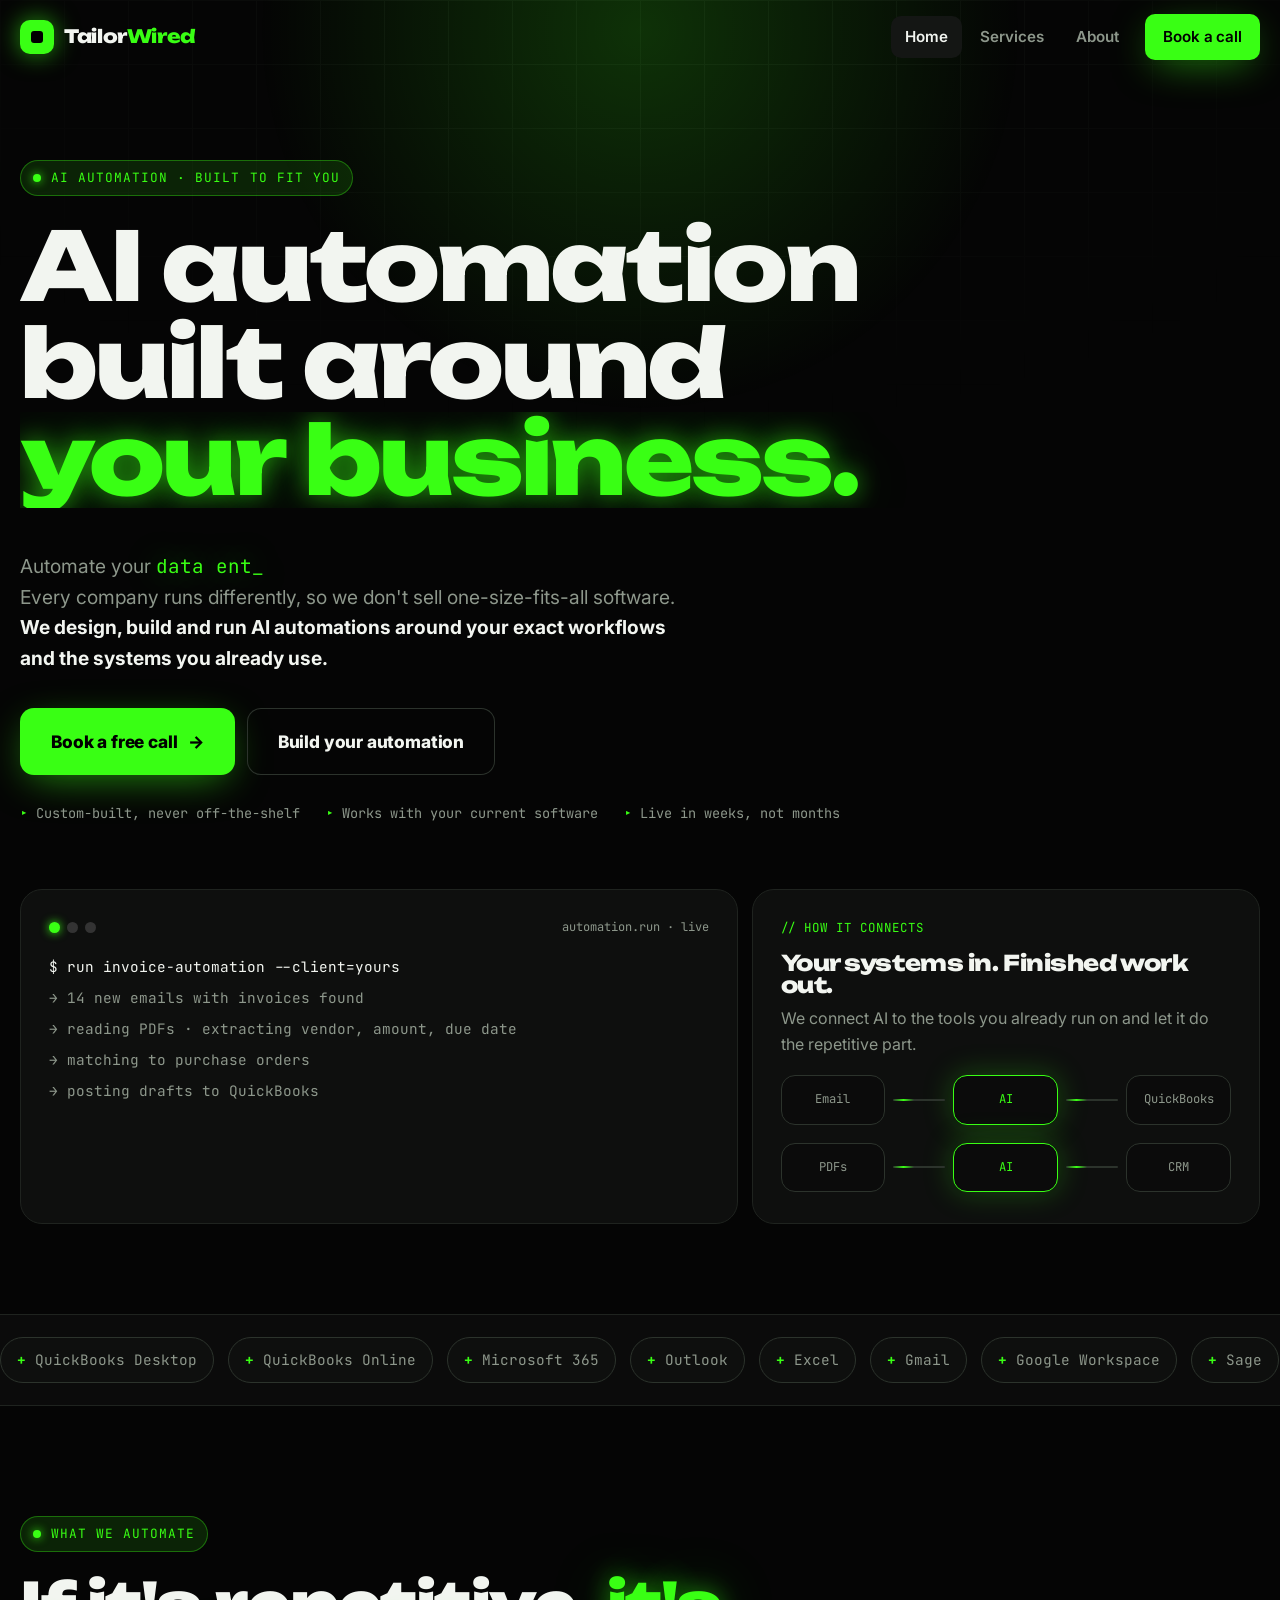
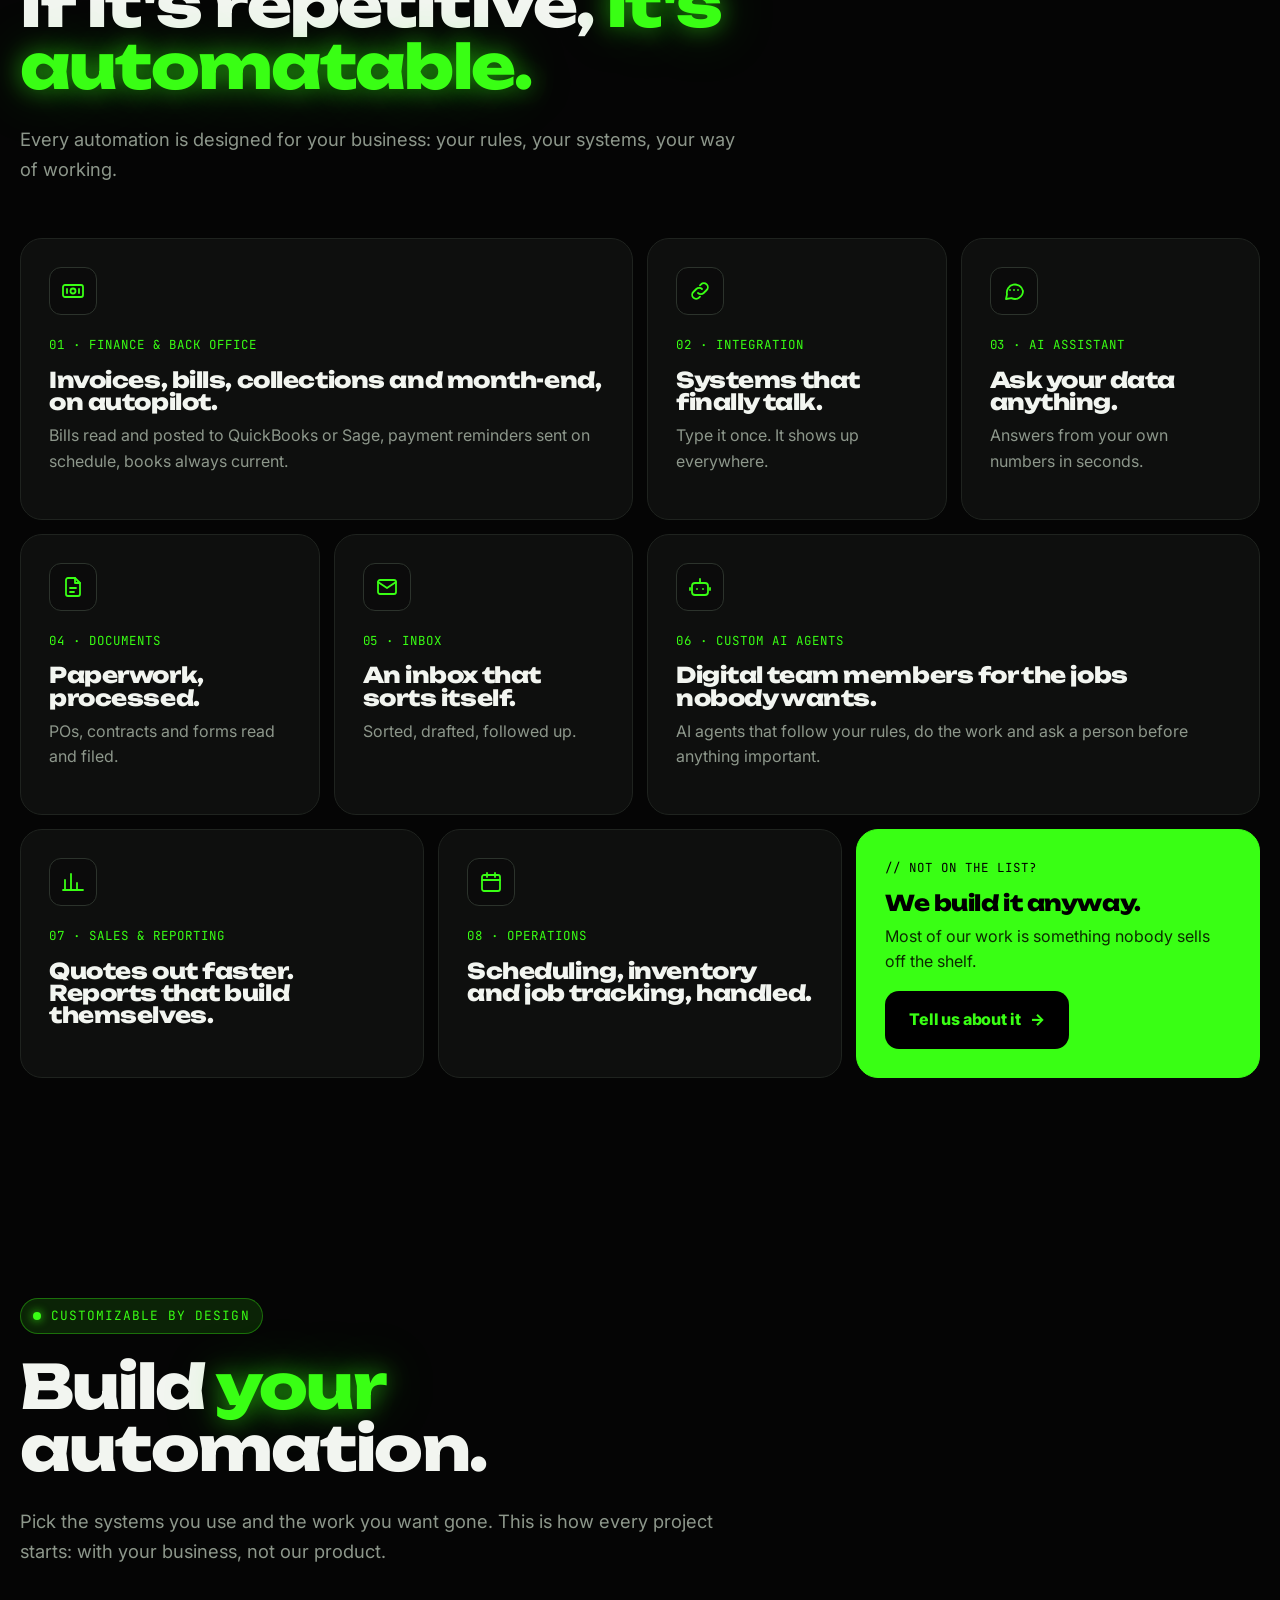
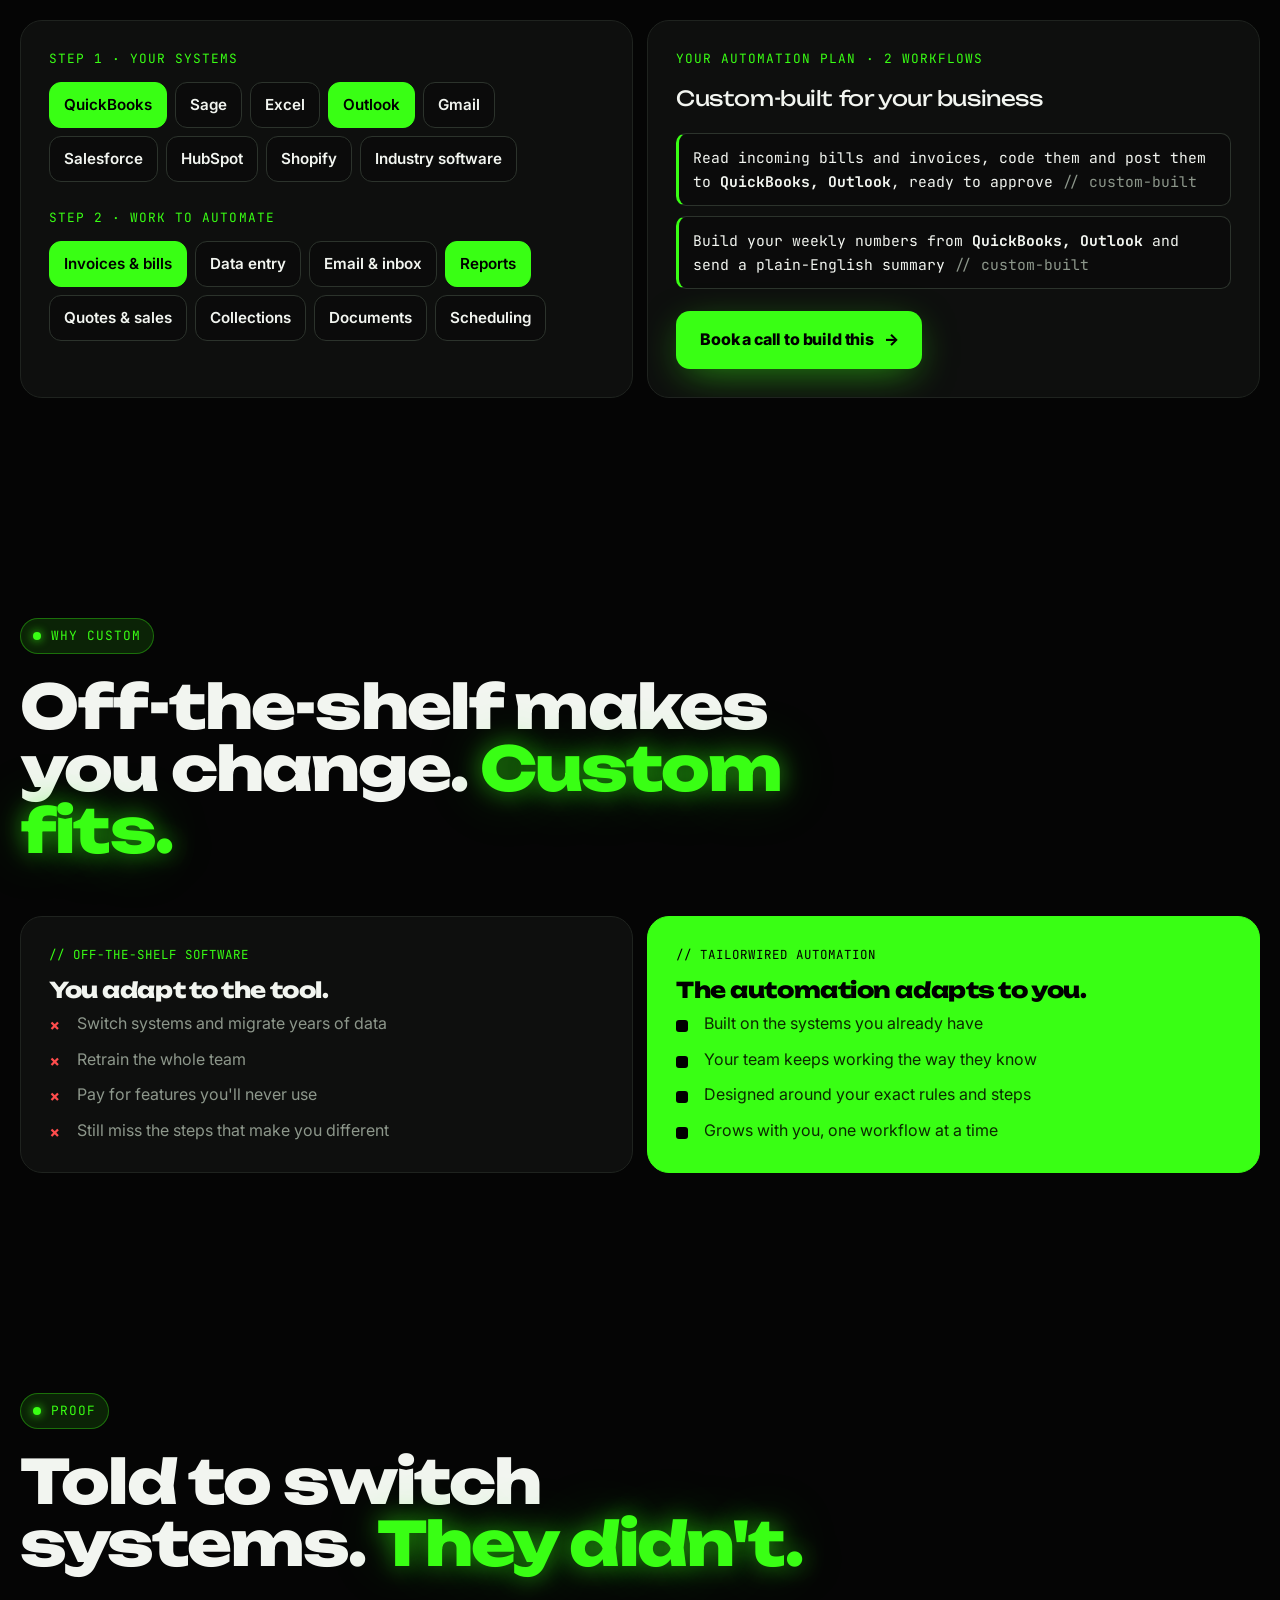
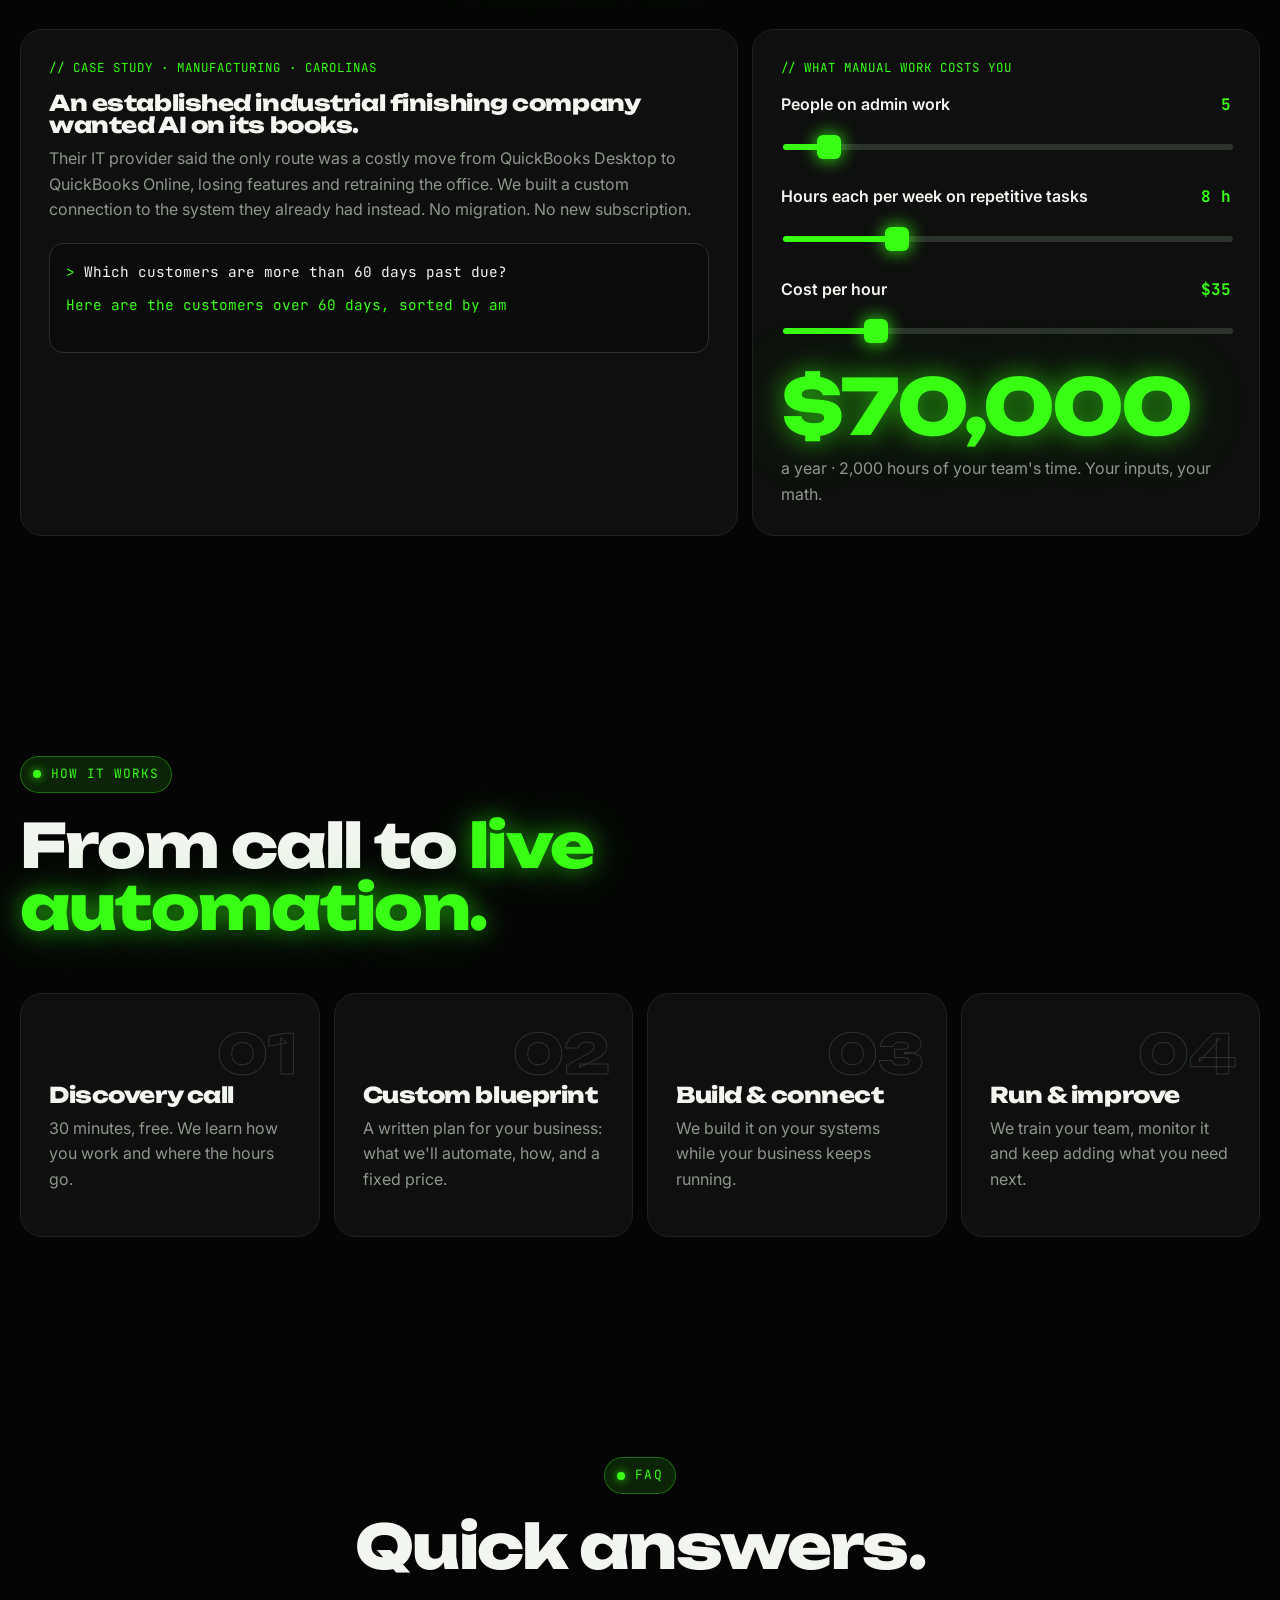
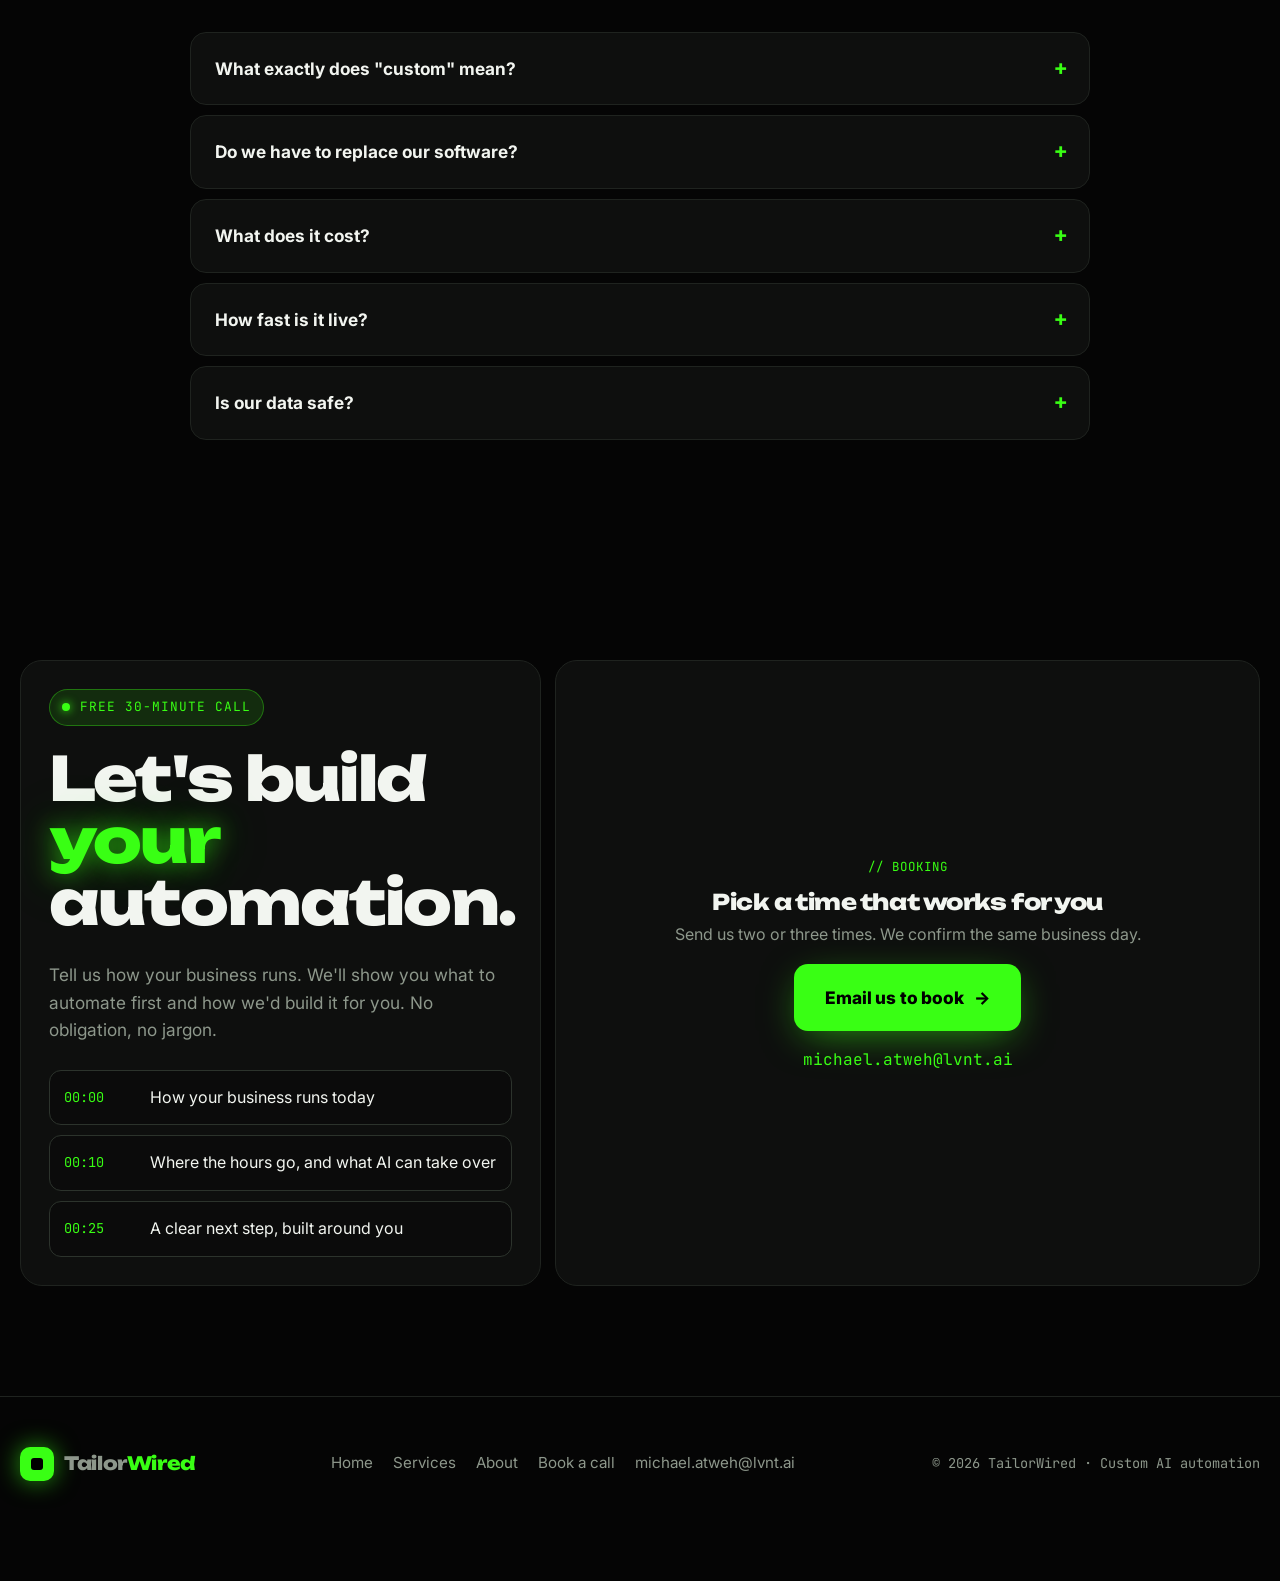
<file: 06-automation-website/index.html>
<!doctype html>
<html lang="en">
<head>
  <meta charset="utf-8">
  <meta name="viewport" content="width=device-width, initial-scale=1">
  <title>TailorWired | Custom AI Automation, Built Around Your Business</title>
  <meta name="description" content="Custom AI automation built around your business and the systems you already use. Invoices, data entry, inbox, reports, documents and more. Book a free call.">
  <meta property="og:title" content="TailorWired | Custom AI Automation, Built Around Your Business">
  <meta property="og:description" content="Custom AI automation built around your business and the systems you already use. Invoices, data entry, inbox, reports, documents and more. Book a free call.">
  <meta property="og:type" content="website">
  <meta name="theme-color" content="#050505">
  <link rel="icon" href="data:image/svg+xml,%3Csvg xmlns='http://www.w3.org/2000/svg' viewBox='0 0 64 64'%3E%3Crect width='64' height='64' rx='16' fill='%2339ff14'/%3E%3Crect x='22' y='22' width='20' height='20' rx='5' fill='%23000'/%3E%3C/svg%3E">
  <link rel="preconnect" href="https://fonts.googleapis.com">
  <link rel="preconnect" href="https://fonts.gstatic.com" crossorigin>
  <link href="https://fonts.googleapis.com/css2?family=Unbounded:wght@700;800&family=Inter:wght@400;600;700;800&family=JetBrains+Mono:wght@400;600;700&display=swap" rel="stylesheet">
  <link rel="stylesheet" href="assets/styles.css">
</head>
<body>
<a class="skip" href="#main">Skip to content</a>
<header class="site-header">
  <div class="wrap">
    <a class="logo" href="index.html"><span class="logo-mark"><i></i></span><span>Tailor<span class="neon">Wired</span></span></a>
    <button class="nav-toggle" aria-label="Menu" aria-expanded="false"><span></span><span></span><span></span></button>
    <nav class="nav" aria-label="Main"><a href="index.html" aria-current="page">Home</a><a href="services.html">Services</a><a href="about.html">About</a><a class="btn" href="#book" data-book>Book a call</a></nav>
  </div>
</header>
<main id="main">

<section class="hero">
  <div class="wrap">
    <span class="tag"><span class="dot"></span>AI automation · built to fit you</span>
    <h1><span class="line"><span>AI automation</span></span><span class="line"><span>built around</span></span><span class="line"><span class="glow">your business.</span></span></h1>
    <p class="lead">Automate your <span class="typed mono" data-words="invoices|data entry|inbox|reports|follow-ups|paperwork|scheduling"></span><br>
      Every company runs differently, so we don't sell one-size-fits-all software. <b>We design, build and run AI automations around your exact workflows and the systems you already use.</b></p>
    <div class="ctas">
      <a class="btn btn-lg" href="#book" data-book>Book a free call <span class="arr">→</span></a>
      <a class="btn btn-ghost btn-lg" href="#build">Build your automation</a>
    </div>
    <ul class="hero-meta"><li>Custom-built, never off-the-shelf</li><li>Works with your current software</li><li>Live in weeks, not months</li></ul>

    <div class="bento" style="margin-top:64px">
      <div class="box s7 term reveal">
        <div class="term-head"><i></i><i></i><i></i><span>automation.run · live</span></div>
        <div class="term-lines">
          <div class="cmd">$ run invoice-automation --client=yours</div>
          <div>→ 14 new emails with invoices found</div>
          <div>→ reading PDFs · extracting vendor, amount, due date</div>
          <div>→ matching to purchase orders</div>
          <div>→ posting drafts to QuickBooks</div>
          <div class="ok">✓ 14 bills ready for one-click approval</div>
          <div class="ok">✓ weekly cash report sent to owner</div>
          <div class="cmd">$ <span class="typed-static">idle · next run 07:00</span></div>
        </div>
      </div>
      <div class="box s5 reveal d1">
        <span class="k">// how it connects</span>
        <h3>Your systems in. Finished work out.</h3>
        <p>We connect AI to the tools you already run on and let it do the repetitive part.</p>
        <div class="flow"><div class="node">Email</div><div class="wire"></div><div class="node ai">AI</div><div class="wire"></div><div class="node">QuickBooks</div></div>
        <div class="flow"><div class="node">PDFs</div><div class="wire"></div><div class="node ai">AI</div><div class="wire"></div><div class="node">CRM</div></div>
      </div>
    </div>
  </div>
</section>

<div class="marquee" aria-label="Systems we connect to"><div class="marquee-track"><span class="chip"><b>+</b> QuickBooks Desktop</span><span class="chip"><b>+</b> QuickBooks Online</span><span class="chip"><b>+</b> Microsoft 365</span><span class="chip"><b>+</b> Outlook</span><span class="chip"><b>+</b> Excel</span><span class="chip"><b>+</b> Gmail</span><span class="chip"><b>+</b> Google Workspace</span><span class="chip"><b>+</b> Sage</span><span class="chip"><b>+</b> Xero</span><span class="chip"><b>+</b> Salesforce</span><span class="chip"><b>+</b> HubSpot</span><span class="chip"><b>+</b> Slack</span><span class="chip"><b>+</b> Teams</span><span class="chip"><b>+</b> Shopify</span><span class="chip"><b>+</b> DocuSign</span><span class="chip"><b>+</b> SharePoint</span><span class="chip"><b>+</b> Dropbox</span><span class="chip"><b>+</b> Custom APIs</span><span class="chip"><b>+</b> Legacy software</span><span class="chip"><b>+</b> QuickBooks Desktop</span><span class="chip"><b>+</b> QuickBooks Online</span><span class="chip"><b>+</b> Microsoft 365</span><span class="chip"><b>+</b> Outlook</span><span class="chip"><b>+</b> Excel</span><span class="chip"><b>+</b> Gmail</span><span class="chip"><b>+</b> Google Workspace</span><span class="chip"><b>+</b> Sage</span><span class="chip"><b>+</b> Xero</span><span class="chip"><b>+</b> Salesforce</span><span class="chip"><b>+</b> HubSpot</span><span class="chip"><b>+</b> Slack</span><span class="chip"><b>+</b> Teams</span><span class="chip"><b>+</b> Shopify</span><span class="chip"><b>+</b> DocuSign</span><span class="chip"><b>+</b> SharePoint</span><span class="chip"><b>+</b> Dropbox</span><span class="chip"><b>+</b> Custom APIs</span><span class="chip"><b>+</b> Legacy software</span></div></div>

<section>
  <div class="wrap">
    <div class="head reveal">
      <span class="tag"><span class="dot"></span>What we automate</span>
      <h2>If it's repetitive, <span class="glow">it's automatable.</span></h2>
      <p>Every automation is designed for your business: your rules, your systems, your way of working.</p>
    </div>
    <div class="bento">
      <a class="box s6 reveal" href="services.html#finance" style="text-decoration:none"><div class="ico"><svg viewBox="0 0 24 24" fill="none" stroke="currentColor" stroke-width="1.8" stroke-linecap="round" stroke-linejoin="round"><rect x="2" y="6" width="20" height="12" rx="2"/><circle cx="12" cy="12" r="2.5"/><path d="M6 10v4M18 10v4"/></svg></div><span class="k">01 · finance &amp; back office</span><h3>Invoices, bills, collections and month-end, on autopilot.</h3><p>Bills read and posted to QuickBooks or Sage, payment reminders sent on schedule, books always current.</p></a>
      <a class="box s3 reveal d1" href="services.html#integration" style="text-decoration:none"><div class="ico"><svg viewBox="0 0 24 24" fill="none" stroke="currentColor" stroke-width="1.8" stroke-linecap="round" stroke-linejoin="round"><path d="M10 14a4 4 0 0 0 5.66 0l3-3a4 4 0 0 0-5.66-5.66l-1 1"/><path d="M14 10a4 4 0 0 0-5.66 0l-3 3a4 4 0 0 0 5.66 5.66l1-1"/></svg></div><span class="k">02 · integration</span><h3>Systems that finally talk.</h3><p>Type it once. It shows up everywhere.</p></a>
      <a class="box s3 reveal d2" href="services.html#assistant" style="text-decoration:none"><div class="ico"><svg viewBox="0 0 24 24" fill="none" stroke="currentColor" stroke-width="1.8" stroke-linecap="round" stroke-linejoin="round"><path d="M21 12a8 8 0 0 1-11.6 7.1L4 20l1-4.6A8 8 0 1 1 21 12Z"/><path d="M8 11h.01M12 11h.01M16 11h.01"/></svg></div><span class="k">03 · AI assistant</span><h3>Ask your data anything.</h3><p>Answers from your own numbers in seconds.</p></a>
      <a class="box s3 reveal" href="services.html#documents" style="text-decoration:none"><div class="ico"><svg viewBox="0 0 24 24" fill="none" stroke="currentColor" stroke-width="1.8" stroke-linecap="round" stroke-linejoin="round"><path d="M14 3H7a2 2 0 0 0-2 2v14a2 2 0 0 0 2 2h10a2 2 0 0 0 2-2V8Z"/><path d="M14 3v5h5M9 13h6M9 17h4"/></svg></div><span class="k">04 · documents</span><h3>Paperwork, processed.</h3><p>POs, contracts and forms read and filed.</p></a>
      <a class="box s3 reveal d1" href="services.html#inbox" style="text-decoration:none"><div class="ico"><svg viewBox="0 0 24 24" fill="none" stroke="currentColor" stroke-width="1.8" stroke-linecap="round" stroke-linejoin="round"><rect x="3" y="5" width="18" height="14" rx="2"/><path d="m3 7 9 6 9-6"/></svg></div><span class="k">05 · inbox</span><h3>An inbox that sorts itself.</h3><p>Sorted, drafted, followed up.</p></a>
      <a class="box s6 reveal d2" href="services.html#agents" style="text-decoration:none"><div class="ico"><svg viewBox="0 0 24 24" fill="none" stroke="currentColor" stroke-width="1.8" stroke-linecap="round" stroke-linejoin="round"><rect x="4" y="8" width="16" height="12" rx="3"/><path d="M12 4v4M9 14h.01M15 14h.01M2 13v2M22 13v2"/></svg></div><span class="k">06 · custom AI agents</span><h3>Digital team members for the jobs nobody wants.</h3><p>AI agents that follow your rules, do the work and ask a person before anything important.</p></a>
      <a class="box s4 reveal" href="services.html#sales" style="text-decoration:none"><div class="ico"><svg viewBox="0 0 24 24" fill="none" stroke="currentColor" stroke-width="1.8" stroke-linecap="round" stroke-linejoin="round"><path d="M4 20V10M10 20V4M16 20v-7M22 20H2"/></svg></div><span class="k">07 · sales &amp; reporting</span><h3>Quotes out faster. Reports that build themselves.</h3></a>
      <a class="box s4 reveal d1" href="services.html#operations" style="text-decoration:none"><div class="ico"><svg viewBox="0 0 24 24" fill="none" stroke="currentColor" stroke-width="1.8" stroke-linecap="round" stroke-linejoin="round"><rect x="3" y="5" width="18" height="16" rx="2"/><path d="M3 10h18M8 3v4M16 3v4"/></svg></div><span class="k">08 · operations</span><h3>Scheduling, inventory and job tracking, handled.</h3></a>
      <div class="box s4 neon-box reveal d2"><span class="k">// not on the list?</span><h3>We build it anyway.</h3><p>Most of our work is something nobody sells off the shelf.</p><a class="btn" href="#book" data-book>Tell us about it <span class="arr">→</span></a></div>
    </div>
  </div>
</section>

<section id="build">
  <div class="wrap">
    <div class="head reveal">
      <span class="tag"><span class="dot"></span>Customizable by design</span>
      <h2>Build <span class="glow">your</span> automation.</h2>
      <p>Pick the systems you use and the work you want gone. This is how every project starts: with your business, not our product.</p>
    </div>
    <div class="builder">
      <div class="box reveal">
        <span class="step-label">Step 1 · your systems</span>
        <div class="opts" data-group="sys">
          <button class="opt" aria-pressed="true">QuickBooks</button><button class="opt" aria-pressed="false">Sage</button><button class="opt" aria-pressed="false">Excel</button><button class="opt" aria-pressed="true">Outlook</button><button class="opt" aria-pressed="false">Gmail</button><button class="opt" aria-pressed="false">Salesforce</button><button class="opt" aria-pressed="false">HubSpot</button><button class="opt" aria-pressed="false">Shopify</button><button class="opt" aria-pressed="false">Industry software</button>
        </div>
        <span class="step-label">Step 2 · work to automate</span>
        <div class="opts" data-group="task">
          <button class="opt" aria-pressed="true">Invoices &amp; bills</button><button class="opt" aria-pressed="false">Data entry</button><button class="opt" aria-pressed="false">Email &amp; inbox</button><button class="opt" aria-pressed="true">Reports</button><button class="opt" aria-pressed="false">Quotes &amp; sales</button><button class="opt" aria-pressed="false">Collections</button><button class="opt" aria-pressed="false">Documents</button><button class="opt" aria-pressed="false">Scheduling</button>
        </div>
      </div>
      <div class="box blueprint reveal d1" aria-live="polite">
        <span class="step-label">Your automation plan · <span data-bp-count>0</span> workflows</span>
        <div class="bp-title">Custom-built for your business</div>
        <ul class="bp-list"></ul>
        <a class="btn" href="#book" data-book data-bp-cta>Book a call to build this <span class="arr">→</span></a>
      </div>
    </div>
  </div>
</section>

<section>
  <div class="wrap">
    <div class="head reveal">
      <span class="tag"><span class="dot"></span>Why custom</span>
      <h2>Off-the-shelf makes you change. <span class="glow">Custom fits.</span></h2>
    </div>
    <div class="bento">
      <div class="box s6 reveal"><span class="k">// off-the-shelf software</span><h3>You adapt to the tool.</h3>
        <ul class="ticks bad"><li>Switch systems and migrate years of data</li><li>Retrain the whole team</li><li>Pay for features you'll never use</li><li>Still miss the steps that make you different</li></ul></div>
      <div class="box s6 neon-box reveal d1"><span class="k">// TailorWired automation</span><h3>The automation adapts to you.</h3>
        <ul class="ticks"><li>Built on the systems you already have</li><li>Your team keeps working the way they know</li><li>Designed around your exact rules and steps</li><li>Grows with you, one workflow at a time</li></ul></div>
    </div>
  </div>
</section>

<section>
  <div class="wrap">
    <div class="head reveal">
      <span class="tag"><span class="dot"></span>Proof</span>
      <h2>Told to switch systems. <span class="glow">They didn't.</span></h2>
    </div>
    <div class="bento">
      <div class="box s7 reveal">
        <span class="k">// case study · manufacturing · carolinas</span>
        <h3>An established industrial finishing company wanted AI on its books.</h3>
        <p>Their IT provider said the only route was a costly move from QuickBooks Desktop to QuickBooks Online, losing features and retraining the office. We built a custom connection to the system they already had instead. No migration. No new subscription.</p>
        <div class="ask"><div class="q">Which customers are more than 60 days past due?</div><div class="a" data-type="Here are the customers over 60 days, sorted by amount owed, with the oldest invoice for each. Want me to draft reminder emails?"></div></div>
      </div>
      <div class="box s5 calc reveal d1" id="cost">
        <span class="k">// what manual work costs you</span>
        <div class="field"><label for="people">People on admin work <output for="people"></output></label><input type="range" id="people" name="people" min="1" max="50" value="5"></div>
        <div class="field"><label for="hours">Hours each per week on repetitive tasks <output for="hours"></output></label><input type="range" id="hours" name="hours" min="1" max="30" value="8" data-suf=" h"></div>
        <div class="field"><label for="rate">Cost per hour <output for="rate"></output></label><input type="range" id="rate" name="rate" min="15" max="120" value="35" data-pre="$"></div>
        <div class="big glow" data-money>$0</div>
        <p style="margin:0">a year · <span data-hours>0</span> hours of your team's time. Your inputs, your math.</p>
      </div>
    </div>
  </div>
</section>

<section>
  <div class="wrap">
    <div class="head reveal">
      <span class="tag"><span class="dot"></span>How it works</span>
      <h2>From call to <span class="glow">live automation.</span></h2>
    </div>
    <div class="steps">
      <div class="box reveal"><h3>Discovery call</h3><p>30 minutes, free. We learn how you work and where the hours go.</p></div>
      <div class="box reveal d1"><h3>Custom blueprint</h3><p>A written plan for your business: what we'll automate, how, and a fixed price.</p></div>
      <div class="box reveal d2"><h3>Build &amp; connect</h3><p>We build it on your systems while your business keeps running.</p></div>
      <div class="box reveal d3"><h3>Run &amp; improve</h3><p>We train your team, monitor it and keep adding what you need next.</p></div>
    </div>
  </div>
</section>

<section>
  <div class="wrap">
    <div class="head center reveal"><span class="tag"><span class="dot"></span>FAQ</span><h2>Quick answers.</h2></div>
    <div class="faq reveal d1">
      <details><summary>What exactly does "custom" mean?</summary><div class="ans">We don't resell a fixed product. We map how your business actually works, then design and build automations around your steps, your rules and your software. Two clients never get the same build.</div></details>
      <details><summary>Do we have to replace our software?</summary><div class="ans">Almost never. We build on what you already use, including older desktop programs like QuickBooks Desktop.</div></details>
      <details><summary>What does it cost?</summary><div class="ans">It depends on what we build, so after the free call you get a written blueprint with a fixed price per workflow. You choose what to go ahead with.</div></details>
      <details><summary>How fast is it live?</summary><div class="ans">Usually within a few weeks of agreeing the blueprint. We ship one workflow at a time so you see results early.</div></details>
      <details><summary>Is our data safe?</summary><div class="ans">Each automation only gets the access it needs, you can see everything that runs, and anything that sends money or messages customers can require a person's approval.</div></details>
    </div>
  </div>
</section>

<section id="book">
  <div class="wrap">
    <div class="book-grid">
      <div class="box reveal">
        <span class="tag"><span class="dot"></span>Free 30-minute call</span>
        <h2>Let's build <span class="glow">your</span> automation.</h2>
        <p style="font-size:1.08rem">Tell us how your business runs. We'll show you what to automate first and how we'd build it for you. No obligation, no jargon.</p>
        <ul class="agenda">
          <li><span class="t">00:00</span><span>How your business runs today</span></li>
          <li><span class="t">00:10</span><span>Where the hours go, and what AI can take over</span></li>
          <li><span class="t">00:25</span><span>A clear next step, built around you</span></li>
        </ul>
      </div>
      <div class="box cal reveal d1" id="cal"></div>
    </div>
  </div>
</section>
</main>

<footer class="site-footer">
  <div class="wrap foot">
    <a class="logo" href="index.html"><span class="logo-mark"><i></i></span><span>Tailor<span class="neon">Wired</span></span></a>
    <nav aria-label="Footer"><a href="index.html">Home</a><a href="services.html">Services</a><a href="about.html">About</a><a href="#book" data-book>Book a call</a><a data-email href="#">email</a></nav>
    <span class="mono" style="font-size:.85rem">© <span data-year></span> TailorWired · Custom AI automation</span>
  </div>
</footer>
<div class="sticky-cta"><a class="btn btn-lg" href="#book" data-book>Book a free call <span class="arr">→</span></a></div>
<script src="assets/config.js"></script>
<script src="assets/main.js"></script>
</body>
</html>
</file>
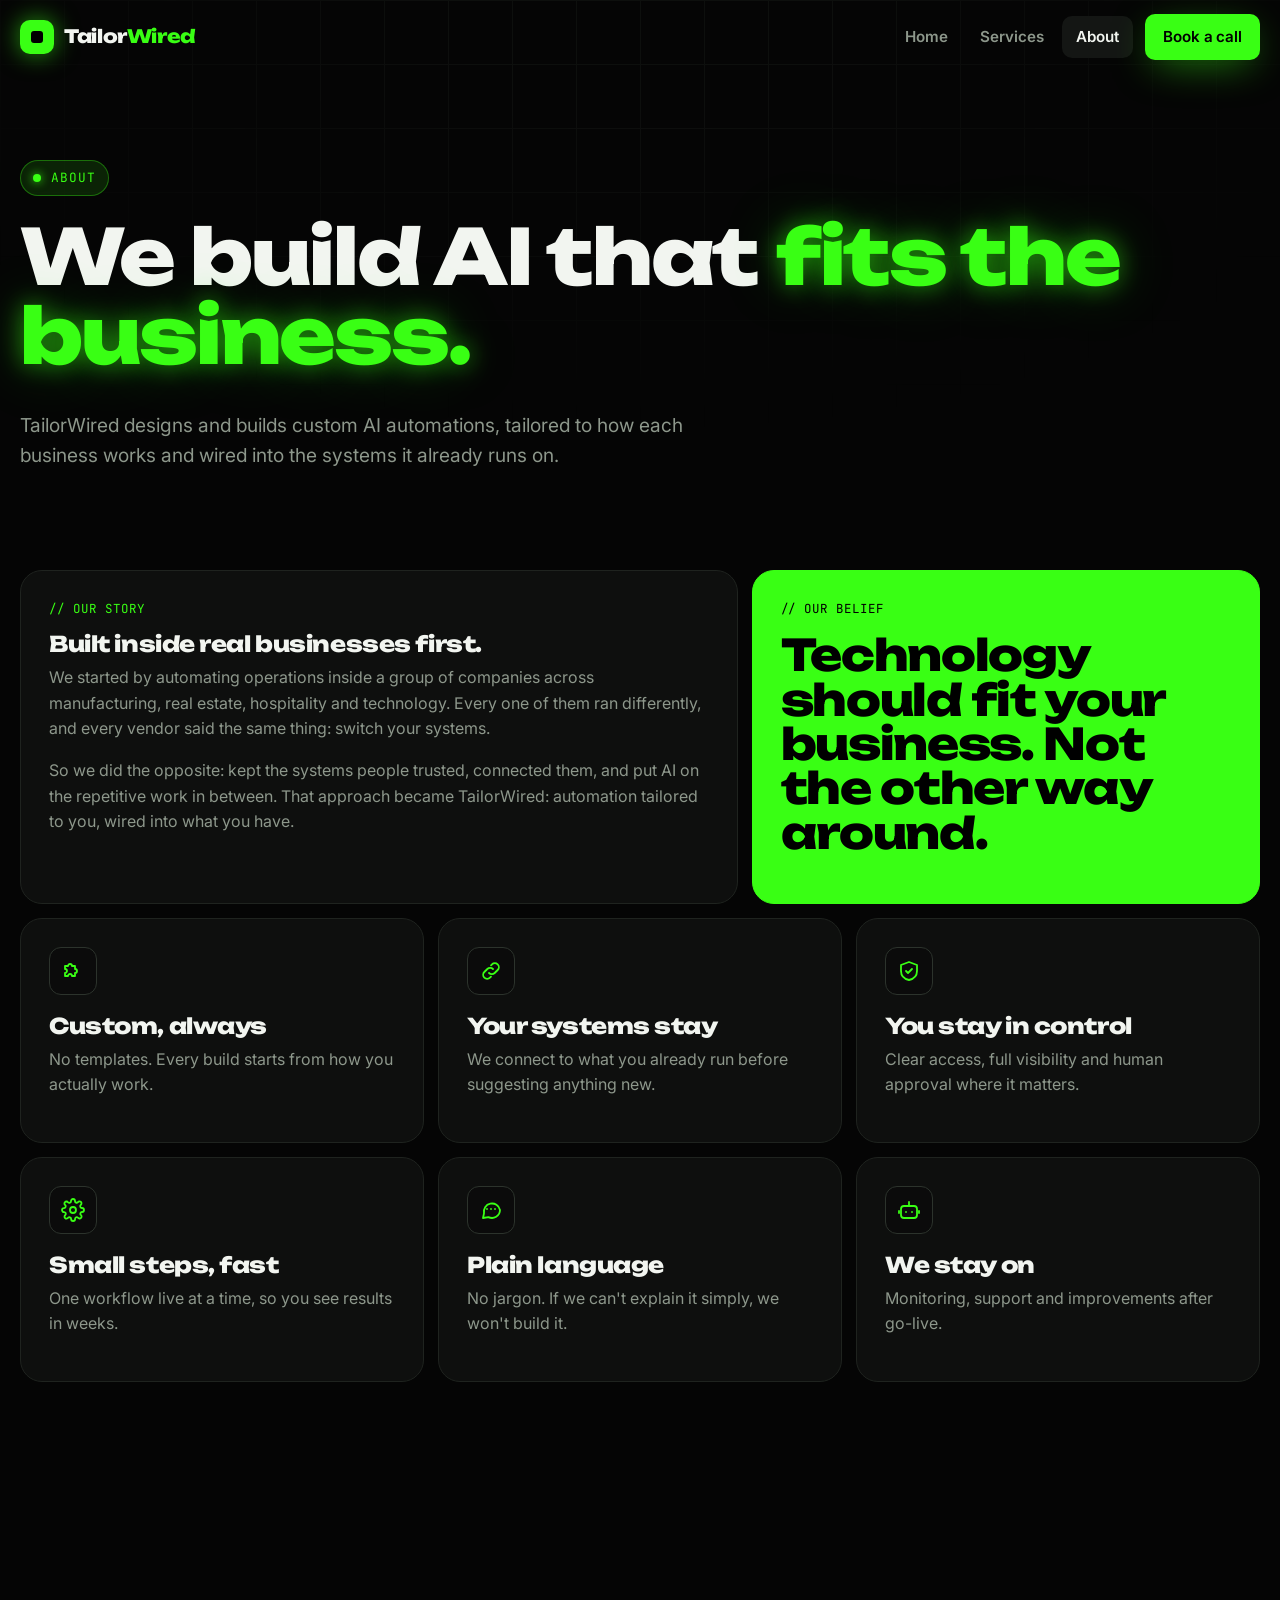
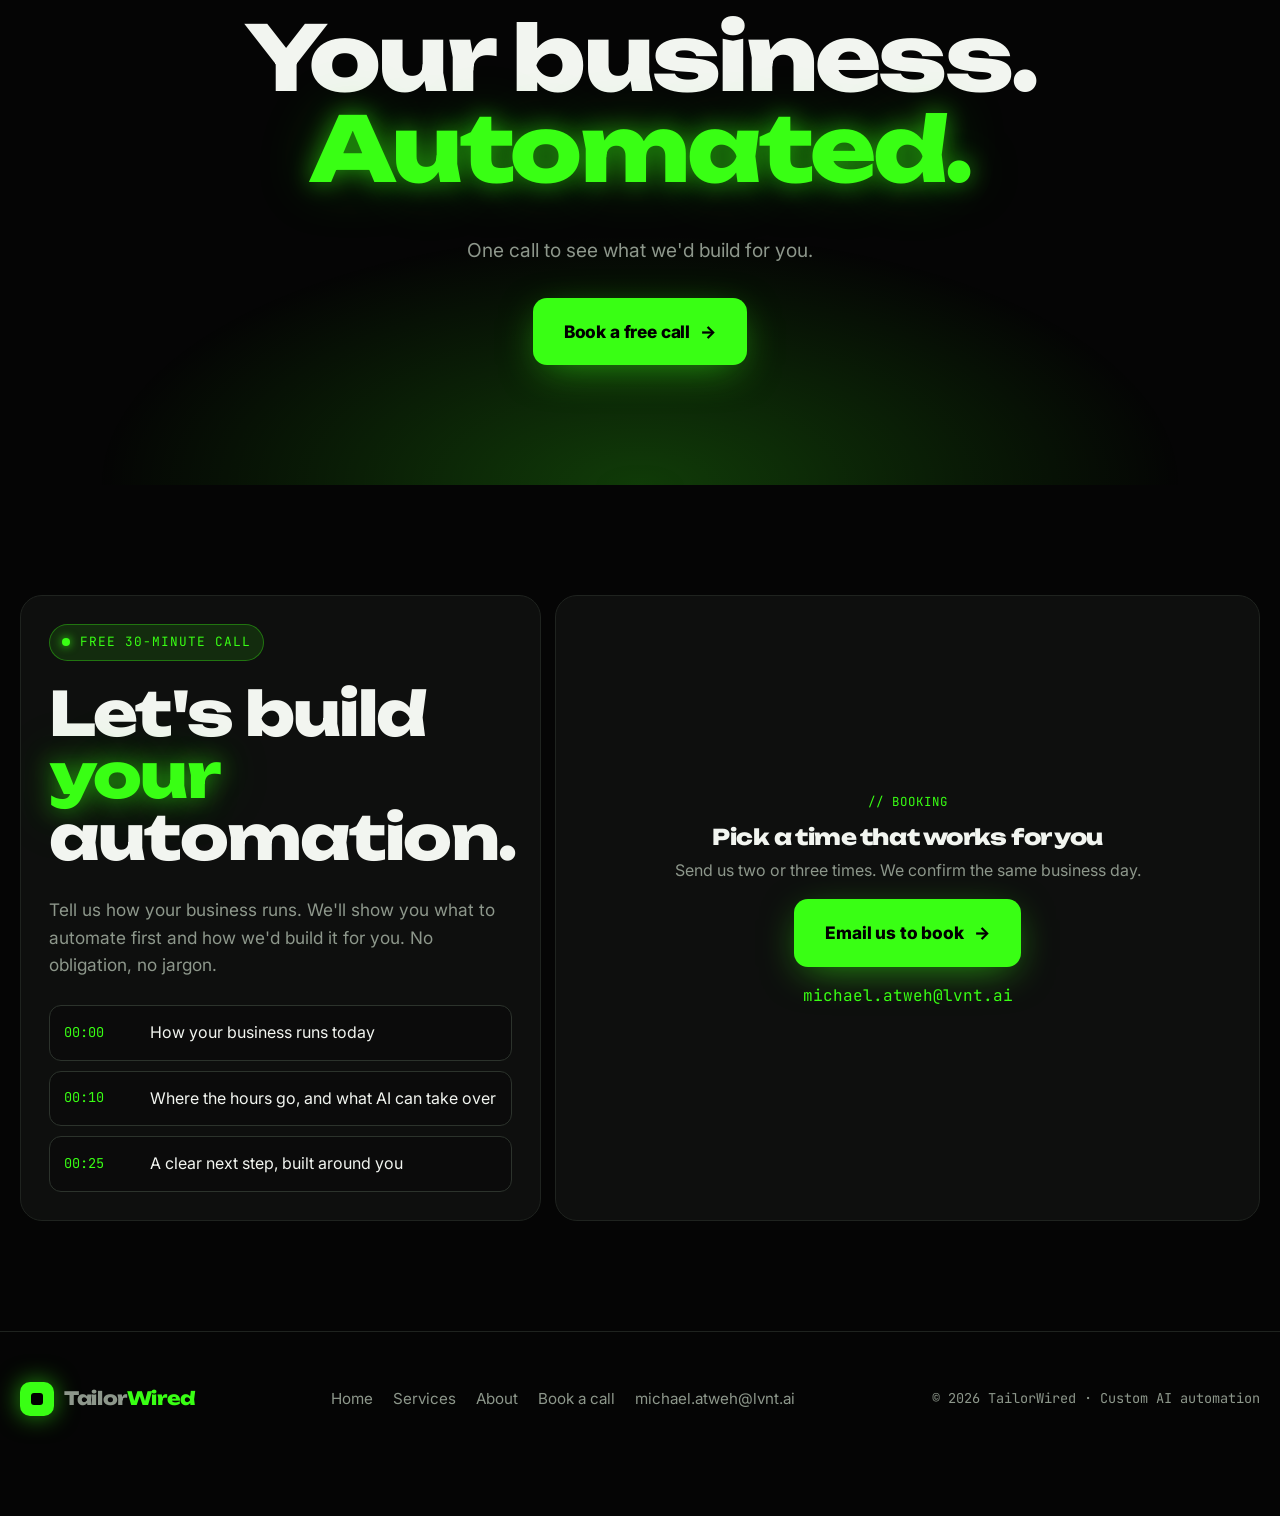
<file: 06-automation-website/about.html>
<!doctype html>
<html lang="en">
<head>
  <meta charset="utf-8">
  <meta name="viewport" content="width=device-width, initial-scale=1">
  <title>About | TailorWired</title>
  <meta name="description" content="TailorWired designs and builds custom AI automations that fit how your business already works.">
  <meta property="og:title" content="About | TailorWired">
  <meta property="og:description" content="TailorWired designs and builds custom AI automations that fit how your business already works.">
  <meta property="og:type" content="website">
  <meta name="theme-color" content="#050505">
  <link rel="icon" href="data:image/svg+xml,%3Csvg xmlns='http://www.w3.org/2000/svg' viewBox='0 0 64 64'%3E%3Crect width='64' height='64' rx='16' fill='%2339ff14'/%3E%3Crect x='22' y='22' width='20' height='20' rx='5' fill='%23000'/%3E%3C/svg%3E">
  <link rel="preconnect" href="https://fonts.googleapis.com">
  <link rel="preconnect" href="https://fonts.gstatic.com" crossorigin>
  <link href="https://fonts.googleapis.com/css2?family=Unbounded:wght@700;800&family=Inter:wght@400;600;700;800&family=JetBrains+Mono:wght@400;600;700&display=swap" rel="stylesheet">
  <link rel="stylesheet" href="assets/styles.css">
</head>
<body>
<a class="skip" href="#main">Skip to content</a>
<header class="site-header">
  <div class="wrap">
    <a class="logo" href="index.html"><span class="logo-mark"><i></i></span><span>Tailor<span class="neon">Wired</span></span></a>
    <button class="nav-toggle" aria-label="Menu" aria-expanded="false"><span></span><span></span><span></span></button>
    <nav class="nav" aria-label="Main"><a href="index.html">Home</a><a href="services.html">Services</a><a href="about.html" aria-current="page">About</a><a class="btn" href="#book" data-book>Book a call</a></nav>
  </div>
</header>
<main id="main">

<section class="page-hero">
  <div class="wrap">
    <span class="tag"><span class="dot"></span>About</span>
    <h1>We build AI that <span class="glow">fits the business.</span></h1>
    <p class="lead" style="color:var(--muted);font-size:1.2rem;max-width:60ch">TailorWired designs and builds custom AI automations, tailored to how each business works and wired into the systems it already runs on.</p>
  </div>
</section>
<section style="padding-top:20px">
  <div class="wrap">
    <div class="bento">
      <div class="box s7 reveal"><span class="k">// our story</span><h3>Built inside real businesses first.</h3>
        <p>We started by automating operations inside a group of companies across manufacturing, real estate, hospitality and technology. Every one of them ran differently, and every vendor said the same thing: switch your systems.</p>
        <p>So we did the opposite: kept the systems people trusted, connected them, and put AI on the repetitive work in between. That approach became TailorWired: automation tailored to you, wired into what you have.</p></div>
      <div class="box s5 neon-box reveal d1"><span class="k">// our belief</span><h2 style="font-size:clamp(1.8rem,3.4vw,2.8rem)">Technology should fit your business. Not the other way around.</h2></div>
      <div class="box s4 reveal"><div class="ico"><svg viewBox="0 0 24 24" fill="none" stroke="currentColor" stroke-width="1.8" stroke-linecap="round" stroke-linejoin="round"><path d="M4 7h3a2 2 0 1 1 4 0h3v3a2 2 0 1 1 0 4v3h-3a2 2 0 1 0-4 0H4v-3a2 2 0 1 0 0-4Z"/></svg></div><h3>Custom, always</h3><p>No templates. Every build starts from how you actually work.</p></div>
      <div class="box s4 reveal d1"><div class="ico"><svg viewBox="0 0 24 24" fill="none" stroke="currentColor" stroke-width="1.8" stroke-linecap="round" stroke-linejoin="round"><path d="M10 14a4 4 0 0 0 5.66 0l3-3a4 4 0 0 0-5.66-5.66l-1 1"/><path d="M14 10a4 4 0 0 0-5.66 0l-3 3a4 4 0 0 0 5.66 5.66l1-1"/></svg></div><h3>Your systems stay</h3><p>We connect to what you already run before suggesting anything new.</p></div>
      <div class="box s4 reveal d2"><div class="ico"><svg viewBox="0 0 24 24" fill="none" stroke="currentColor" stroke-width="1.8" stroke-linecap="round" stroke-linejoin="round"><path d="M12 3 4 6v6c0 5 3.5 8 8 9 4.5-1 8-4 8-9V6Z"/><path d="m9 12 2 2 4-4"/></svg></div><h3>You stay in control</h3><p>Clear access, full visibility and human approval where it matters.</p></div>
      <div class="box s4 reveal"><div class="ico"><svg viewBox="0 0 24 24" fill="none" stroke="currentColor" stroke-width="1.8" stroke-linecap="round" stroke-linejoin="round"><circle cx="12" cy="12" r="3"/><path d="M19.4 15a1.7 1.7 0 0 0 .3 1.8l.1.1a2 2 0 1 1-2.8 2.8l-.1-.1a1.7 1.7 0 0 0-1.8-.3 1.7 1.7 0 0 0-1 1.5V21a2 2 0 1 1-4 0v-.1a1.7 1.7 0 0 0-1.1-1.5 1.7 1.7 0 0 0-1.8.3l-.1.1a2 2 0 1 1-2.8-2.8l.1-.1a1.7 1.7 0 0 0 .3-1.8 1.7 1.7 0 0 0-1.5-1H3a2 2 0 1 1 0-4h.1a1.7 1.7 0 0 0 1.5-1.1 1.7 1.7 0 0 0-.3-1.8l-.1-.1a2 2 0 1 1 2.8-2.8l.1.1a1.7 1.7 0 0 0 1.8.3H9a1.7 1.7 0 0 0 1-1.5V3a2 2 0 1 1 4 0v.1a1.7 1.7 0 0 0 1 1.5 1.7 1.7 0 0 0 1.8-.3l.1-.1a2 2 0 1 1 2.8 2.8l-.1.1a1.7 1.7 0 0 0-.3 1.8V9a1.7 1.7 0 0 0 1.5 1H21a2 2 0 1 1 0 4h-.1a1.7 1.7 0 0 0-1.5 1Z"/></svg></div><h3>Small steps, fast</h3><p>One workflow live at a time, so you see results in weeks.</p></div>
      <div class="box s4 reveal d1"><div class="ico"><svg viewBox="0 0 24 24" fill="none" stroke="currentColor" stroke-width="1.8" stroke-linecap="round" stroke-linejoin="round"><path d="M21 12a8 8 0 0 1-11.6 7.1L4 20l1-4.6A8 8 0 1 1 21 12Z"/><path d="M8 11h.01M12 11h.01M16 11h.01"/></svg></div><h3>Plain language</h3><p>No jargon. If we can't explain it simply, we won't build it.</p></div>
      <div class="box s4 reveal d2"><div class="ico"><svg viewBox="0 0 24 24" fill="none" stroke="currentColor" stroke-width="1.8" stroke-linecap="round" stroke-linejoin="round"><rect x="4" y="8" width="16" height="12" rx="3"/><path d="M12 4v4M9 14h.01M15 14h.01M2 13v2M22 13v2"/></svg></div><h3>We stay on</h3><p>Monitoring, support and improvements after go-live.</p></div>
    </div>
  </div>
</section>
<section class="cta-band">
  <div class="wrap">
    <h2>Your business. <span class="glow">Automated.</span></h2>
    <p>One call to see what we'd build for you.</p>
    <a class="btn btn-lg" href="#book" data-book>Book a free call <span class="arr">→</span></a>
  </div>
</section>

<section id="book">
  <div class="wrap">
    <div class="book-grid">
      <div class="box reveal">
        <span class="tag"><span class="dot"></span>Free 30-minute call</span>
        <h2>Let's build <span class="glow">your</span> automation.</h2>
        <p style="font-size:1.08rem">Tell us how your business runs. We'll show you what to automate first and how we'd build it for you. No obligation, no jargon.</p>
        <ul class="agenda">
          <li><span class="t">00:00</span><span>How your business runs today</span></li>
          <li><span class="t">00:10</span><span>Where the hours go, and what AI can take over</span></li>
          <li><span class="t">00:25</span><span>A clear next step, built around you</span></li>
        </ul>
      </div>
      <div class="box cal reveal d1" id="cal"></div>
    </div>
  </div>
</section>
</main>

<footer class="site-footer">
  <div class="wrap foot">
    <a class="logo" href="index.html"><span class="logo-mark"><i></i></span><span>Tailor<span class="neon">Wired</span></span></a>
    <nav aria-label="Footer"><a href="index.html">Home</a><a href="services.html">Services</a><a href="about.html">About</a><a href="#book" data-book>Book a call</a><a data-email href="#">email</a></nav>
    <span class="mono" style="font-size:.85rem">© <span data-year></span> TailorWired · Custom AI automation</span>
  </div>
</footer>
<div class="sticky-cta"><a class="btn btn-lg" href="#book" data-book>Book a free call <span class="arr">→</span></a></div>
<script src="assets/config.js"></script>
<script src="assets/main.js"></script>
</body>
</html>
</file>
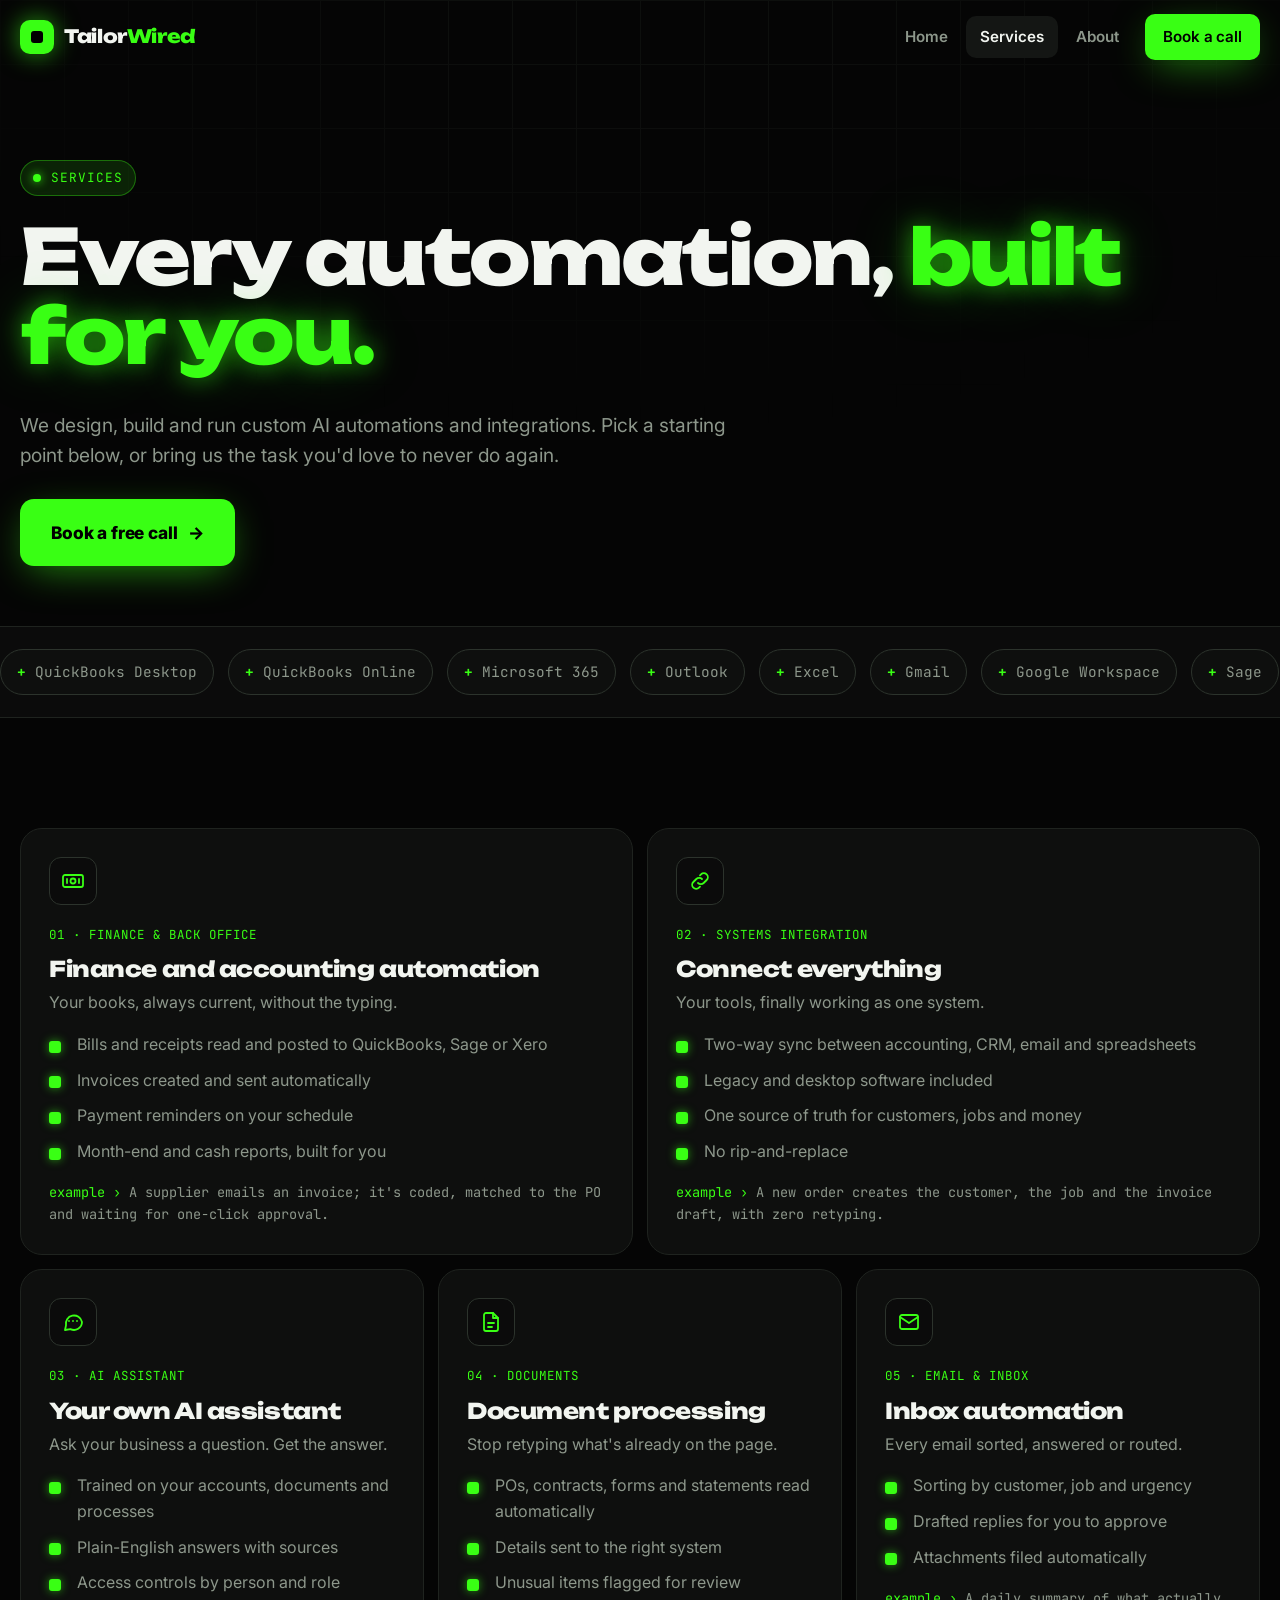
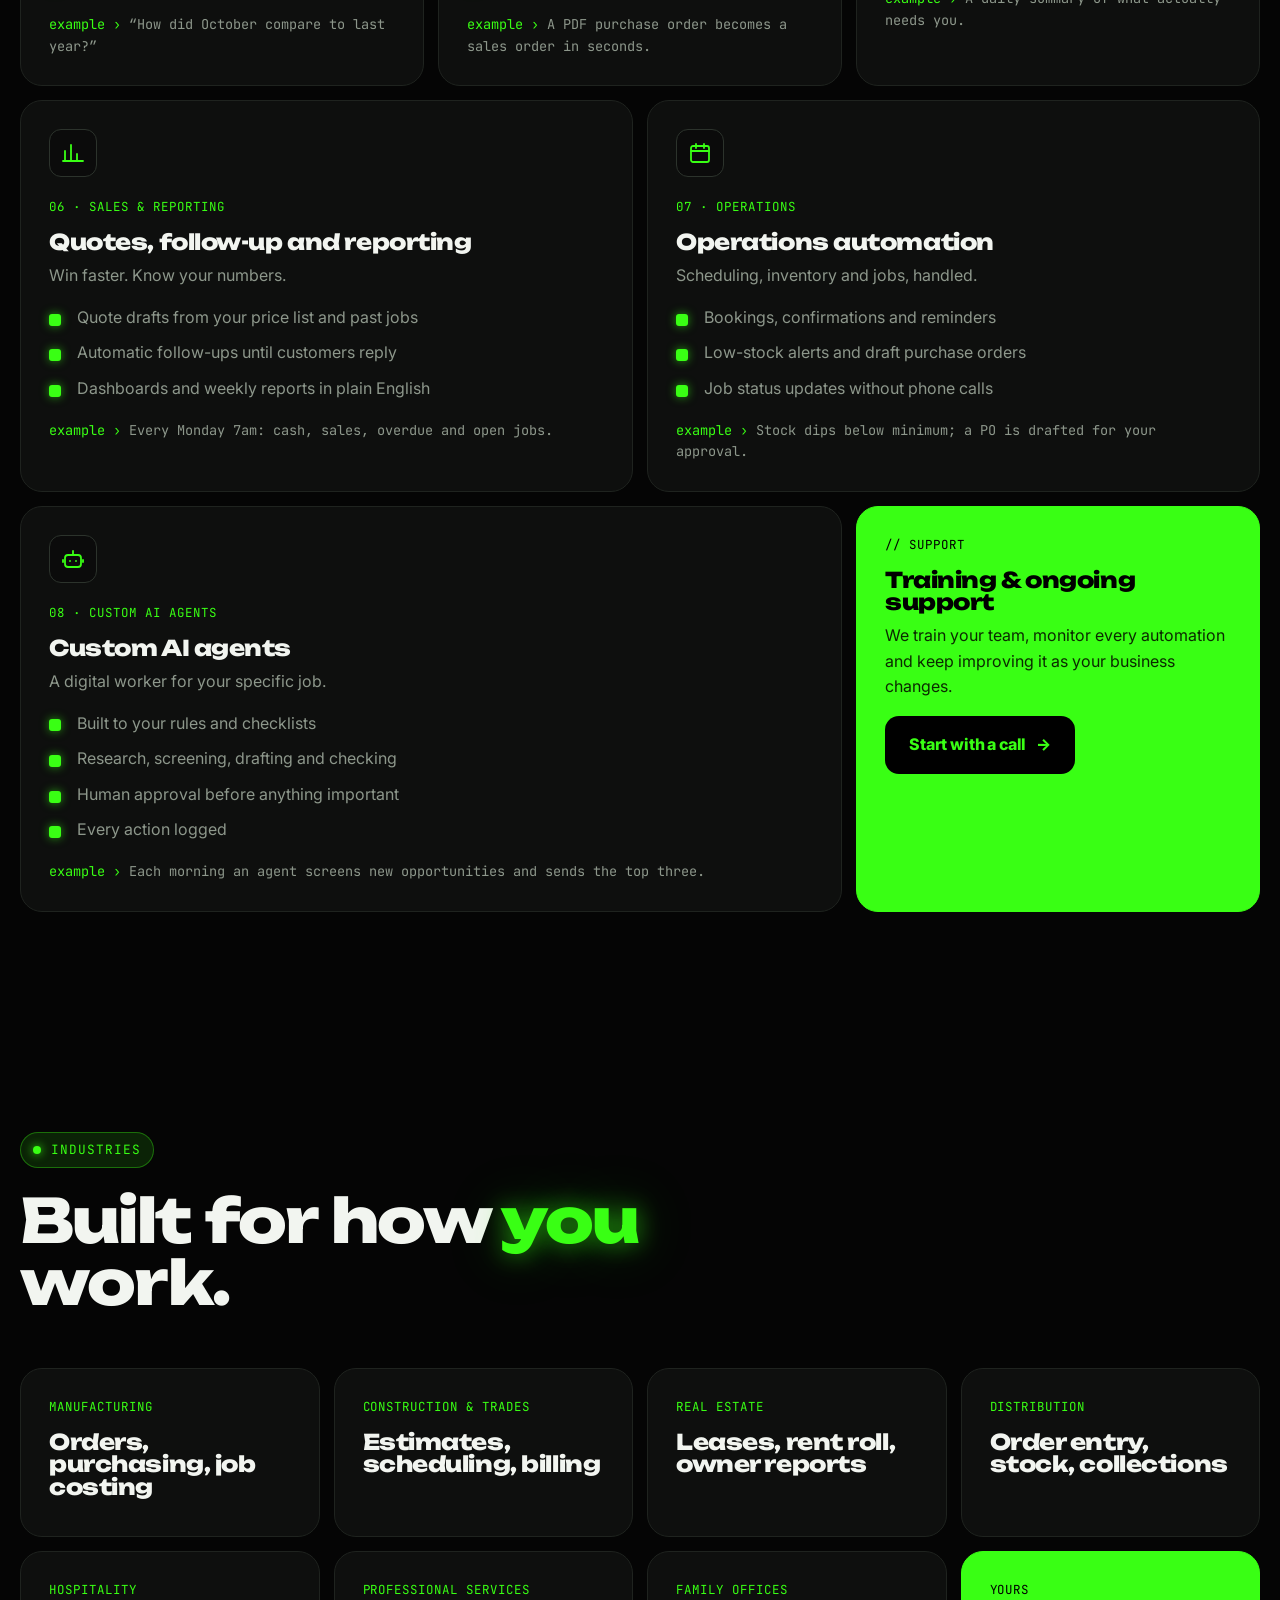
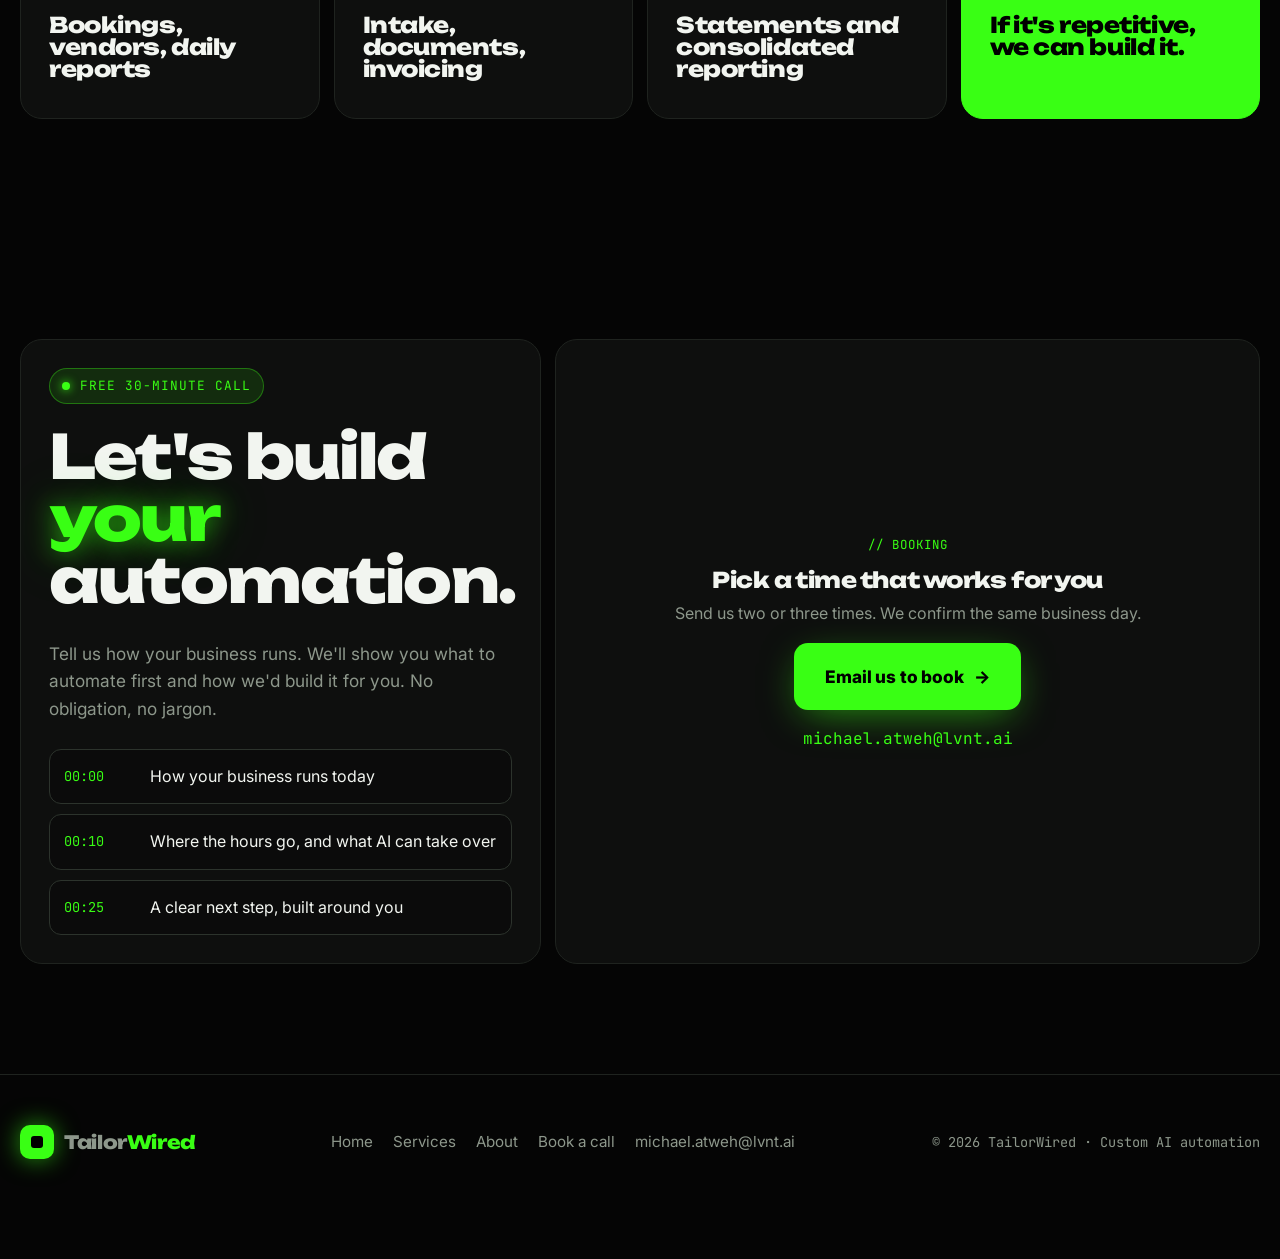
<file: 06-automation-website/services.html>
<!doctype html>
<html lang="en">
<head>
  <meta charset="utf-8">
  <meta name="viewport" content="width=device-width, initial-scale=1">
  <title>Services | TailorWired Custom AI Automation</title>
  <meta name="description" content="Custom AI automation and integration: finance, systems integration, AI assistants, documents, inbox, sales, reporting, operations and custom AI agents.">
  <meta property="og:title" content="Services | TailorWired Custom AI Automation">
  <meta property="og:description" content="Custom AI automation and integration: finance, systems integration, AI assistants, documents, inbox, sales, reporting, operations and custom AI agents.">
  <meta property="og:type" content="website">
  <meta name="theme-color" content="#050505">
  <link rel="icon" href="data:image/svg+xml,%3Csvg xmlns='http://www.w3.org/2000/svg' viewBox='0 0 64 64'%3E%3Crect width='64' height='64' rx='16' fill='%2339ff14'/%3E%3Crect x='22' y='22' width='20' height='20' rx='5' fill='%23000'/%3E%3C/svg%3E">
  <link rel="preconnect" href="https://fonts.googleapis.com">
  <link rel="preconnect" href="https://fonts.gstatic.com" crossorigin>
  <link href="https://fonts.googleapis.com/css2?family=Unbounded:wght@700;800&family=Inter:wght@400;600;700;800&family=JetBrains+Mono:wght@400;600;700&display=swap" rel="stylesheet">
  <link rel="stylesheet" href="assets/styles.css">
</head>
<body>
<a class="skip" href="#main">Skip to content</a>
<header class="site-header">
  <div class="wrap">
    <a class="logo" href="index.html"><span class="logo-mark"><i></i></span><span>Tailor<span class="neon">Wired</span></span></a>
    <button class="nav-toggle" aria-label="Menu" aria-expanded="false"><span></span><span></span><span></span></button>
    <nav class="nav" aria-label="Main"><a href="index.html">Home</a><a href="services.html" aria-current="page">Services</a><a href="about.html">About</a><a class="btn" href="#book" data-book>Book a call</a></nav>
  </div>
</header>
<main id="main">

<section class="page-hero">
  <div class="wrap">
    <span class="tag"><span class="dot"></span>Services</span>
    <h1>Every automation, <span class="glow">built for you.</span></h1>
    <p class="lead" style="color:var(--muted);font-size:1.2rem;max-width:60ch">We design, build and run custom AI automations and integrations. Pick a starting point below, or bring us the task you'd love to never do again.</p>
    <div class="ctas" style="margin-top:28px"><a class="btn btn-lg" href="#book" data-book>Book a free call <span class="arr">→</span></a></div>
  </div>
</section>
<div class="marquee" aria-label="Systems we connect to"><div class="marquee-track"><span class="chip"><b>+</b> QuickBooks Desktop</span><span class="chip"><b>+</b> QuickBooks Online</span><span class="chip"><b>+</b> Microsoft 365</span><span class="chip"><b>+</b> Outlook</span><span class="chip"><b>+</b> Excel</span><span class="chip"><b>+</b> Gmail</span><span class="chip"><b>+</b> Google Workspace</span><span class="chip"><b>+</b> Sage</span><span class="chip"><b>+</b> Xero</span><span class="chip"><b>+</b> Salesforce</span><span class="chip"><b>+</b> HubSpot</span><span class="chip"><b>+</b> Slack</span><span class="chip"><b>+</b> Teams</span><span class="chip"><b>+</b> Shopify</span><span class="chip"><b>+</b> DocuSign</span><span class="chip"><b>+</b> SharePoint</span><span class="chip"><b>+</b> Dropbox</span><span class="chip"><b>+</b> Custom APIs</span><span class="chip"><b>+</b> Legacy software</span><span class="chip"><b>+</b> QuickBooks Desktop</span><span class="chip"><b>+</b> QuickBooks Online</span><span class="chip"><b>+</b> Microsoft 365</span><span class="chip"><b>+</b> Outlook</span><span class="chip"><b>+</b> Excel</span><span class="chip"><b>+</b> Gmail</span><span class="chip"><b>+</b> Google Workspace</span><span class="chip"><b>+</b> Sage</span><span class="chip"><b>+</b> Xero</span><span class="chip"><b>+</b> Salesforce</span><span class="chip"><b>+</b> HubSpot</span><span class="chip"><b>+</b> Slack</span><span class="chip"><b>+</b> Teams</span><span class="chip"><b>+</b> Shopify</span><span class="chip"><b>+</b> DocuSign</span><span class="chip"><b>+</b> SharePoint</span><span class="chip"><b>+</b> Dropbox</span><span class="chip"><b>+</b> Custom APIs</span><span class="chip"><b>+</b> Legacy software</span></div></div>
<section>
  <div class="wrap">
    <div class="bento">
      <div class="box s6  reveal" id="finance" style="scroll-margin-top:90px">
  <div class="ico"><svg viewBox="0 0 24 24" fill="none" stroke="currentColor" stroke-width="1.8" stroke-linecap="round" stroke-linejoin="round"><rect x="2" y="6" width="20" height="12" rx="2"/><circle cx="12" cy="12" r="2.5"/><path d="M6 10v4M18 10v4"/></svg></div><span class="k">01 · finance & back office</span><h3>Finance and accounting automation</h3><p>Your books, always current, without the typing.</p>
  <ul class="ticks" style="margin-bottom:18px"><li>Bills and receipts read and posted to QuickBooks, Sage or Xero</li><li>Invoices created and sent automatically</li><li>Payment reminders on your schedule</li><li>Month-end and cash reports, built for you</li></ul>
  <p class="mono" style="font-size:.85rem;margin:0"><span class="neon">example ›</span> A supplier emails an invoice; it's coded, matched to the PO and waiting for one-click approval.</p></div>
      <div class="box s6  reveal" id="integration" style="scroll-margin-top:90px">
  <div class="ico"><svg viewBox="0 0 24 24" fill="none" stroke="currentColor" stroke-width="1.8" stroke-linecap="round" stroke-linejoin="round"><path d="M10 14a4 4 0 0 0 5.66 0l3-3a4 4 0 0 0-5.66-5.66l-1 1"/><path d="M14 10a4 4 0 0 0-5.66 0l-3 3a4 4 0 0 0 5.66 5.66l1-1"/></svg></div><span class="k">02 · systems integration</span><h3>Connect everything</h3><p>Your tools, finally working as one system.</p>
  <ul class="ticks" style="margin-bottom:18px"><li>Two-way sync between accounting, CRM, email and spreadsheets</li><li>Legacy and desktop software included</li><li>One source of truth for customers, jobs and money</li><li>No rip-and-replace</li></ul>
  <p class="mono" style="font-size:.85rem;margin:0"><span class="neon">example ›</span> A new order creates the customer, the job and the invoice draft, with zero retyping.</p></div>
      <div class="box s4  reveal" id="assistant" style="scroll-margin-top:90px">
  <div class="ico"><svg viewBox="0 0 24 24" fill="none" stroke="currentColor" stroke-width="1.8" stroke-linecap="round" stroke-linejoin="round"><path d="M21 12a8 8 0 0 1-11.6 7.1L4 20l1-4.6A8 8 0 1 1 21 12Z"/><path d="M8 11h.01M12 11h.01M16 11h.01"/></svg></div><span class="k">03 · AI assistant</span><h3>Your own AI assistant</h3><p>Ask your business a question. Get the answer.</p>
  <ul class="ticks" style="margin-bottom:18px"><li>Trained on your accounts, documents and processes</li><li>Plain-English answers with sources</li><li>Access controls by person and role</li></ul>
  <p class="mono" style="font-size:.85rem;margin:0"><span class="neon">example ›</span> “How did October compare to last year?”</p></div>
      <div class="box s4  reveal" id="documents" style="scroll-margin-top:90px">
  <div class="ico"><svg viewBox="0 0 24 24" fill="none" stroke="currentColor" stroke-width="1.8" stroke-linecap="round" stroke-linejoin="round"><path d="M14 3H7a2 2 0 0 0-2 2v14a2 2 0 0 0 2 2h10a2 2 0 0 0 2-2V8Z"/><path d="M14 3v5h5M9 13h6M9 17h4"/></svg></div><span class="k">04 · documents</span><h3>Document processing</h3><p>Stop retyping what's already on the page.</p>
  <ul class="ticks" style="margin-bottom:18px"><li>POs, contracts, forms and statements read automatically</li><li>Details sent to the right system</li><li>Unusual items flagged for review</li></ul>
  <p class="mono" style="font-size:.85rem;margin:0"><span class="neon">example ›</span> A PDF purchase order becomes a sales order in seconds.</p></div>
      <div class="box s4  reveal" id="inbox" style="scroll-margin-top:90px">
  <div class="ico"><svg viewBox="0 0 24 24" fill="none" stroke="currentColor" stroke-width="1.8" stroke-linecap="round" stroke-linejoin="round"><rect x="3" y="5" width="18" height="14" rx="2"/><path d="m3 7 9 6 9-6"/></svg></div><span class="k">05 · email & inbox</span><h3>Inbox automation</h3><p>Every email sorted, answered or routed.</p>
  <ul class="ticks" style="margin-bottom:18px"><li>Sorting by customer, job and urgency</li><li>Drafted replies for you to approve</li><li>Attachments filed automatically</li></ul>
  <p class="mono" style="font-size:.85rem;margin:0"><span class="neon">example ›</span> A daily summary of what actually needs you.</p></div>
      <div class="box s6  reveal" id="sales" style="scroll-margin-top:90px">
  <div class="ico"><svg viewBox="0 0 24 24" fill="none" stroke="currentColor" stroke-width="1.8" stroke-linecap="round" stroke-linejoin="round"><path d="M4 20V10M10 20V4M16 20v-7M22 20H2"/></svg></div><span class="k">06 · sales & reporting</span><h3>Quotes, follow-up and reporting</h3><p>Win faster. Know your numbers.</p>
  <ul class="ticks" style="margin-bottom:18px"><li>Quote drafts from your price list and past jobs</li><li>Automatic follow-ups until customers reply</li><li>Dashboards and weekly reports in plain English</li></ul>
  <p class="mono" style="font-size:.85rem;margin:0"><span class="neon">example ›</span> Every Monday 7am: cash, sales, overdue and open jobs.</p></div>
      <div class="box s6  reveal" id="operations" style="scroll-margin-top:90px">
  <div class="ico"><svg viewBox="0 0 24 24" fill="none" stroke="currentColor" stroke-width="1.8" stroke-linecap="round" stroke-linejoin="round"><rect x="3" y="5" width="18" height="16" rx="2"/><path d="M3 10h18M8 3v4M16 3v4"/></svg></div><span class="k">07 · operations</span><h3>Operations automation</h3><p>Scheduling, inventory and jobs, handled.</p>
  <ul class="ticks" style="margin-bottom:18px"><li>Bookings, confirmations and reminders</li><li>Low-stock alerts and draft purchase orders</li><li>Job status updates without phone calls</li></ul>
  <p class="mono" style="font-size:.85rem;margin:0"><span class="neon">example ›</span> Stock dips below minimum; a PO is drafted for your approval.</p></div>
      <div class="box s8  reveal" id="agents" style="scroll-margin-top:90px">
  <div class="ico"><svg viewBox="0 0 24 24" fill="none" stroke="currentColor" stroke-width="1.8" stroke-linecap="round" stroke-linejoin="round"><rect x="4" y="8" width="16" height="12" rx="3"/><path d="M12 4v4M9 14h.01M15 14h.01M2 13v2M22 13v2"/></svg></div><span class="k">08 · custom AI agents</span><h3>Custom AI agents</h3><p>A digital worker for your specific job.</p>
  <ul class="ticks" style="margin-bottom:18px"><li>Built to your rules and checklists</li><li>Research, screening, drafting and checking</li><li>Human approval before anything important</li><li>Every action logged</li></ul>
  <p class="mono" style="font-size:.85rem;margin:0"><span class="neon">example ›</span> Each morning an agent screens new opportunities and sends the top three.</p></div>
      <div class="box s4 neon-box reveal"><span class="k">// support</span><h3>Training &amp; ongoing support</h3><p>We train your team, monitor every automation and keep improving it as your business changes.</p><a class="btn" href="#book" data-book>Start with a call <span class="arr">→</span></a></div>
    </div>
  </div>
</section>
<section>
  <div class="wrap">
    <div class="head reveal"><span class="tag"><span class="dot"></span>Industries</span><h2>Built for how <span class="glow">you</span> work.</h2></div>
    <div class="bento">
      <div class="box s3 reveal"><span class="k">manufacturing</span><h3>Orders, purchasing, job costing</h3></div>
      <div class="box s3 reveal d1"><span class="k">construction &amp; trades</span><h3>Estimates, scheduling, billing</h3></div>
      <div class="box s3 reveal d2"><span class="k">real estate</span><h3>Leases, rent roll, owner reports</h3></div>
      <div class="box s3 reveal d3"><span class="k">distribution</span><h3>Order entry, stock, collections</h3></div>
      <div class="box s3 reveal"><span class="k">hospitality</span><h3>Bookings, vendors, daily reports</h3></div>
      <div class="box s3 reveal d1"><span class="k">professional services</span><h3>Intake, documents, invoicing</h3></div>
      <div class="box s3 reveal d2"><span class="k">family offices</span><h3>Statements and consolidated reporting</h3></div>
      <div class="box s3 neon-box reveal d3"><span class="k">yours</span><h3>If it's repetitive, we can build it.</h3></div>
    </div>
  </div>
</section>

<section id="book">
  <div class="wrap">
    <div class="book-grid">
      <div class="box reveal">
        <span class="tag"><span class="dot"></span>Free 30-minute call</span>
        <h2>Let's build <span class="glow">your</span> automation.</h2>
        <p style="font-size:1.08rem">Tell us how your business runs. We'll show you what to automate first and how we'd build it for you. No obligation, no jargon.</p>
        <ul class="agenda">
          <li><span class="t">00:00</span><span>How your business runs today</span></li>
          <li><span class="t">00:10</span><span>Where the hours go, and what AI can take over</span></li>
          <li><span class="t">00:25</span><span>A clear next step, built around you</span></li>
        </ul>
      </div>
      <div class="box cal reveal d1" id="cal"></div>
    </div>
  </div>
</section>
</main>

<footer class="site-footer">
  <div class="wrap foot">
    <a class="logo" href="index.html"><span class="logo-mark"><i></i></span><span>Tailor<span class="neon">Wired</span></span></a>
    <nav aria-label="Footer"><a href="index.html">Home</a><a href="services.html">Services</a><a href="about.html">About</a><a href="#book" data-book>Book a call</a><a data-email href="#">email</a></nav>
    <span class="mono" style="font-size:.85rem">© <span data-year></span> TailorWired · Custom AI automation</span>
  </div>
</footer>
<div class="sticky-cta"><a class="btn btn-lg" href="#book" data-book>Book a free call <span class="arr">→</span></a></div>
<script src="assets/config.js"></script>
<script src="assets/main.js"></script>
</body>
</html>
</file>
<file: 06-automation-website/assets/styles.css>
/* LVNT AI — black, neon green, boxes. */
:root {
  --bg: #050505;
  --bg-2: #0b0b0b;
  --box: #0e0f0e;
  --box-2: #141614;
  --line: #1f231f;
  --line-2: #2c332c;
  --neon: #39ff14;
  --neon-2: #a6ff00;
  --neon-dim: rgba(57, 255, 20, .12);
  --text: #f2f5f0;
  --muted: #8d978b;
  --radius: 22px;
  --max: 1240px;
  --head: "Unbounded", "Arial Black", sans-serif;
  --body: "Inter", "Helvetica Neue", Arial, sans-serif;
  --mono: "JetBrains Mono", ui-monospace, Menlo, monospace;
}
*, *::before, *::after { box-sizing: border-box; }
html { scroll-behavior: smooth; overflow-x: clip; -webkit-text-size-adjust: 100%; }
body { margin: 0; background: var(--bg); color: var(--text); font-family: var(--body); font-size: 18px; line-height: 1.6; overflow-x: clip; }
img, svg { display: block; max-width: 100%; }
a { color: inherit; }
h1, h2, h3 { font-family: var(--head); font-weight: 800; line-height: 1.02; letter-spacing: -.03em; margin: 0 0 .45em; }
h1 { font-size: clamp(2.6rem, 7.4vw, 6.4rem); }
h2 { font-size: clamp(2rem, 4.8vw, 3.8rem); }
h3 { font-size: clamp(1.15rem, 1.7vw, 1.45rem); letter-spacing: -.02em; }
p { margin: 0 0 1em; }
.wrap { width: min(var(--max), 100% - 32px); margin-inline: auto; }
.neon { color: var(--neon); }
.glow { color: var(--neon); text-shadow: 0 0 24px rgba(57,255,20,.55), 0 0 60px rgba(57,255,20,.25); }
.mono { font-family: var(--mono); }
.skip { position: absolute; left: -999px; top: 8px; background: var(--neon); color: #000; padding: 8px 14px; z-index: 100; }
.skip:focus { left: 8px; }
:focus-visible { outline: 2px solid var(--neon); outline-offset: 3px; }
::selection { background: var(--neon); color: #000; }

/* Background grid + noise */
body::before {
  content: ""; position: fixed; inset: 0; z-index: -2; pointer-events: none;
  background-image: linear-gradient(var(--line) 1px, transparent 1px), linear-gradient(90deg, var(--line) 1px, transparent 1px);
  background-size: 64px 64px; opacity: .35;
  mask-image: radial-gradient(ellipse 80% 60% at 50% 0%, #000 20%, transparent 80%);
}

/* Buttons */
.btn {
  display: inline-flex; align-items: center; gap: .6em; padding: 1em 1.5em; border-radius: 14px;
  background: var(--neon); color: #000; font-weight: 800; font-size: 1rem; text-decoration: none; border: 0; cursor: pointer;
  font-family: var(--body); letter-spacing: -.01em;
  box-shadow: 0 0 0 0 rgba(57,255,20,.0), 0 10px 40px -10px rgba(57,255,20,.6);
  transition: transform .2s, box-shadow .25s, background .2s;
}
.btn:hover { transform: translateY(-2px); box-shadow: 0 0 0 6px rgba(57,255,20,.15), 0 14px 50px -10px rgba(57,255,20,.8); }
.btn .arr { transition: transform .2s; }
.btn:hover .arr { transform: translateX(4px); }
.btn-ghost { background: transparent; color: var(--text); box-shadow: inset 0 0 0 1px var(--line-2); }
.btn-ghost:hover { box-shadow: inset 0 0 0 1px var(--neon); color: var(--neon); }
.btn-lg { padding: 1.15em 1.8em; font-size: 1.08rem; }

/* Header */
.site-header { position: fixed; inset: 0 0 auto; z-index: 50; padding: 14px 0; transition: background .3s, border-color .3s; border-bottom: 1px solid transparent; }
.site-header.scrolled { background: rgba(5,5,5,.82); backdrop-filter: blur(14px); border-color: var(--line); }
.site-header .wrap { display: flex; align-items: center; justify-content: space-between; gap: 16px; }
.logo { display: flex; align-items: center; gap: 10px; text-decoration: none; font-family: var(--head); font-weight: 800; font-size: 1.15rem; letter-spacing: -.02em; }
.logo-mark { width: 34px; height: 34px; border-radius: 10px; background: var(--neon); display: grid; place-items: center; box-shadow: 0 0 24px rgba(57,255,20,.6); }
.logo-mark i { width: 12px; height: 12px; background: #000; border-radius: 3px; animation: spin 6s linear infinite; }
.nav { display: flex; align-items: center; gap: 4px; }
.nav a { text-decoration: none; font-weight: 600; font-size: .95rem; padding: 9px 14px; border-radius: 10px; color: var(--muted); transition: color .2s, background .2s; }
.nav a:hover, .nav a[aria-current="page"] { color: var(--text); background: var(--box-2); }
.nav .btn { color: #000; padding: .7em 1.2em; margin-left: 8px; background: var(--neon); }
.nav .btn:hover { background: var(--neon); color: #000; }
.nav-toggle { display: none; background: none; border: 1px solid var(--line-2); border-radius: 10px; color: var(--text); padding: 8px 10px; cursor: pointer; }
.nav-toggle span { display: block; width: 22px; height: 2px; background: currentColor; margin: 5px 0; transition: transform .3s, opacity .3s; }
@media (max-width: 860px) {
  .nav-toggle { display: block; }
  .nav { position: fixed; inset: 0; background: var(--bg); flex-direction: column; justify-content: center; gap: 10px; transform: translateY(-100%); transition: transform .45s cubic-bezier(.7,0,.2,1); z-index: -1; }
  .nav a { font-size: 1.6rem; font-family: var(--head); }
  .nav .btn { font-size: 1.1rem; margin: 16px 0 0; }
  body.nav-open .nav { transform: none; }
  body.nav-open .nav-toggle span:nth-child(1) { transform: translateY(7px) rotate(45deg); }
  body.nav-open .nav-toggle span:nth-child(2) { opacity: 0; }
  body.nav-open .nav-toggle span:nth-child(3) { transform: translateY(-7px) rotate(-45deg); }
}

/* Sections */
section { padding: 110px 0; position: relative; }
.tag { display: inline-flex; align-items: center; gap: 10px; font-family: var(--mono); font-size: .8rem; letter-spacing: .08em; text-transform: uppercase; color: var(--neon); border: 1px solid rgba(57,255,20,.35); background: var(--neon-dim); padding: 7px 12px; border-radius: 999px; margin-bottom: 22px; }
.tag .dot { width: 8px; height: 8px; border-radius: 50%; background: var(--neon); box-shadow: 0 0 10px var(--neon); animation: blink 1.4s infinite; }
.head { max-width: 820px; margin-bottom: 54px; }
.head p { color: var(--muted); font-size: 1.15rem; max-width: 60ch; }
.head.center { text-align: center; margin-inline: auto; }
.head.center p { margin-inline: auto; }

/* Hero */
.hero { padding: 160px 0 90px; overflow: hidden; }
.hero::after { content: ""; position: absolute; width: 900px; height: 900px; left: 50%; top: -420px; translate: -50% 0; background: radial-gradient(circle, rgba(57,255,20,.18), transparent 60%); z-index: -1; pointer-events: none; animation: breathe 7s ease-in-out infinite; }
.hero h1 { max-width: 13ch; }
.hero h1 .line { display: block; overflow: hidden; }
.hero h1 .line > span { display: inline-block; transform: translateY(105%); animation: rise .9s cubic-bezier(.2,.8,.2,1) forwards; }
.hero h1 .line:nth-child(2) > span { animation-delay: .12s; }
.hero h1 .line:nth-child(3) > span { animation-delay: .24s; }
.typed { color: var(--neon); text-shadow: 0 0 30px rgba(57,255,20,.5); }
.typed::after { content: "_"; animation: blink 1s steps(1) infinite; }
.hero .lead { font-size: clamp(1.1rem, 1.5vw, 1.3rem); color: var(--muted); max-width: 56ch; margin: 10px 0 34px; }
.hero .lead b { color: var(--text); }
.ctas { display: flex; flex-wrap: wrap; gap: 12px; }
.hero-meta { display: flex; flex-wrap: wrap; gap: 10px 26px; margin-top: 28px; font-family: var(--mono); font-size: .85rem; color: var(--muted); list-style: none; padding: 0; }
.hero-meta li::before { content: "▸ "; color: var(--neon); }

/* Bento */
.bento { display: grid; grid-template-columns: repeat(12, 1fr); gap: 14px; }
.box {
  --mx: 50%; --my: 50%;
  position: relative; overflow: hidden; background: var(--box); border: 1px solid var(--line); border-radius: var(--radius); padding: 28px;
  transition: border-color .3s, transform .3s;
}
.box::before { content: ""; position: absolute; inset: 0; background: radial-gradient(500px circle at var(--mx) var(--my), rgba(57,255,20,.10), transparent 45%); opacity: 0; transition: opacity .3s; pointer-events: none; }
.box:hover { border-color: rgba(57,255,20,.45); }
.box:hover::before { opacity: 1; }
.box > * { position: relative; }
.box p { color: var(--muted); font-size: 1rem; }
.box .k { font-family: var(--mono); font-size: .78rem; letter-spacing: .08em; text-transform: uppercase; color: var(--neon); display: block; margin-bottom: 14px; }
.box .ico { width: 48px; height: 48px; border-radius: 12px; border: 1px solid var(--line-2); display: grid; place-items: center; margin-bottom: 20px; color: var(--neon); background: var(--bg-2); transition: transform .3s, box-shadow .3s; }
.box:hover .ico { transform: rotate(-6deg); box-shadow: 0 0 24px rgba(57,255,20,.35); }
.box .ico svg { width: 24px; height: 24px; }
.s3 { grid-column: span 3; } .s4 { grid-column: span 4; } .s5 { grid-column: span 5; } .s6 { grid-column: span 6; } .s7 { grid-column: span 7; } .s8 { grid-column: span 8; } .s12 { grid-column: span 12; }
.r2 { grid-row: span 2; }
@media (max-width: 1000px) { .s3, .s4 { grid-column: span 6; } .s5, .s7, .s8 { grid-column: span 12; } .s6 { grid-column: span 12; } }
@media (max-width: 620px) { .bento > * { grid-column: span 12 !important; } .r2 { grid-row: auto; } }
.box.neon-box { background: var(--neon); color: #000; border-color: var(--neon); }
.box.neon-box p { color: #0b2a00; }
.box.neon-box .k { color: #000; }
.box.neon-box::before { background: radial-gradient(500px circle at var(--mx) var(--my), rgba(255,255,255,.35), transparent 45%); }
.box.neon-box .btn { background: #000; color: var(--neon); box-shadow: none; }

/* Hero terminal box */
.term { font-family: var(--mono); font-size: .9rem; }
.term-head { display: flex; gap: 7px; margin-bottom: 18px; align-items: center; }
.term-head i { width: 11px; height: 11px; border-radius: 50%; background: #333; }
.term-head i:first-child { background: var(--neon); box-shadow: 0 0 10px var(--neon); }
.term-head span { margin-left: auto; color: var(--muted); font-size: .75rem; }
.term-lines { display: grid; gap: 8px; min-height: 230px; }
.term-lines div { opacity: 0; transform: translateY(6px); transition: opacity .35s, transform .35s; color: var(--muted); white-space: nowrap; overflow: hidden; text-overflow: ellipsis; }
.term-lines div.on { opacity: 1; transform: none; }
.term-lines .ok { color: var(--neon); }
.term-lines .cmd { color: var(--text); }

/* Flow diagram box */
.flow { display: flex; align-items: center; justify-content: space-between; gap: 8px; margin-top: 18px; }
.node { flex: 1; text-align: center; padding: 14px 8px; border: 1px solid var(--line-2); border-radius: 14px; font-family: var(--mono); font-size: .76rem; color: var(--muted); background: var(--bg-2); }
.node.ai { border-color: var(--neon); color: var(--neon); box-shadow: 0 0 30px rgba(57,255,20,.25); animation: pulse 2.2s infinite; }
.wire { flex: .6; height: 2px; background: var(--line-2); position: relative; overflow: hidden; border-radius: 2px; }
.wire::after { content: ""; position: absolute; inset: 0; width: 40%; background: linear-gradient(90deg, transparent, var(--neon), transparent); animation: flowx 1.6s linear infinite; }

/* Big number / counter */
.big { font-family: var(--head); font-weight: 800; font-size: clamp(3rem, 6vw, 5rem); line-height: 1; letter-spacing: -.04em; margin-bottom: 10px; }

/* Marquee */
.marquee { border-block: 1px solid var(--line); padding: 22px 0; overflow: hidden; background: var(--bg-2); }
.marquee-track { display: flex; gap: 14px; width: max-content; animation: marquee 40s linear infinite; }
.marquee:hover .marquee-track { animation-play-state: paused; }
.chip { font-family: var(--mono); font-size: .9rem; padding: 10px 16px; border: 1px solid var(--line-2); border-radius: 999px; white-space: nowrap; color: var(--muted); background: var(--box); }
.chip b { color: var(--neon); font-weight: 600; }

/* Builder (customizable) */
.builder { display: grid; grid-template-columns: 1fr 1fr; gap: 14px; }
@media (max-width: 900px) { .builder { grid-template-columns: 1fr; } }
.step-label { font-family: var(--mono); font-size: .8rem; color: var(--neon); letter-spacing: .08em; text-transform: uppercase; margin: 0 0 12px; display: block; }
.opts { display: flex; flex-wrap: wrap; gap: 8px; margin-bottom: 26px; }
.opt { font: inherit; font-size: .95rem; font-weight: 600; padding: 10px 14px; border-radius: 12px; border: 1px solid var(--line-2); background: var(--bg-2); color: var(--text); cursor: pointer; transition: border-color .2s, background .2s, color .2s, transform .15s; }
.opt:hover { border-color: var(--neon); transform: translateY(-1px); }
.opt[aria-pressed="true"] { background: var(--neon); color: #000; border-color: var(--neon); }
.blueprint { font-family: var(--mono); font-size: .92rem; }
.blueprint .bp-title { font-family: var(--head); font-size: 1.3rem; margin-bottom: 18px; color: var(--text); letter-spacing: -.02em; }
.bp-list { list-style: none; padding: 0; margin: 0 0 22px; display: grid; gap: 10px; min-height: 140px; }
.bp-list li { padding: 12px 14px; border: 1px solid var(--line-2); border-left: 3px solid var(--neon); border-radius: 10px; background: var(--bg-2); animation: pop .35s ease; color: var(--text); }
.bp-list li span { color: var(--muted); }
.bp-empty { color: var(--muted); }

/* Steps */
.steps { display: grid; grid-template-columns: repeat(4, 1fr); gap: 14px; counter-reset: s; }
@media (max-width: 1000px) { .steps { grid-template-columns: 1fr 1fr; } }
@media (max-width: 560px) { .steps { grid-template-columns: 1fr; } }
.steps .box::after { counter-increment: s; content: "0" counter(s); position: absolute; right: 22px; top: 16px; font-family: var(--head); font-size: 3.4rem; font-weight: 800; color: transparent; -webkit-text-stroke: 1px var(--line-2); transition: -webkit-text-stroke-color .3s; }
.steps .box:hover::after { -webkit-text-stroke-color: var(--neon); }
.steps .box { padding-top: 90px; }

/* Calculator */
.field { margin-bottom: 26px; }
.field label { display: flex; justify-content: space-between; gap: 12px; font-weight: 600; margin-bottom: 12px; font-size: 1rem; }
.field output { font-family: var(--mono); color: var(--neon); font-weight: 700; }
input[type=range] { -webkit-appearance: none; appearance: none; width: 100%; height: 6px; border-radius: 6px; background: linear-gradient(90deg, var(--neon) var(--p, 50%), var(--line-2) var(--p, 50%)); }
input[type=range]::-webkit-slider-thumb { -webkit-appearance: none; width: 24px; height: 24px; border-radius: 6px; background: var(--neon); box-shadow: 0 0 18px var(--neon); cursor: grab; }
input[type=range]::-moz-range-thumb { width: 22px; height: 22px; border-radius: 6px; background: var(--neon); border: 0; cursor: grab; }

/* Case */
.ask { margin-top: 20px; border: 1px solid var(--line-2); border-radius: 14px; padding: 16px; background: var(--bg-2); font-family: var(--mono); font-size: .9rem; }
.ask .q { color: var(--text); }
.ask .q::before { content: "> "; color: var(--neon); }
.ask .a { color: var(--neon); margin-top: 10px; min-height: 3em; }

/* FAQ */
.faq { display: grid; gap: 10px; max-width: 900px; margin-inline: auto; }
.faq details { border: 1px solid var(--line); border-radius: 16px; background: var(--box); transition: border-color .3s; }
.faq details[open] { border-color: rgba(57,255,20,.45); }
.faq summary { list-style: none; cursor: pointer; padding: 22px 60px 22px 24px; font-weight: 700; font-size: 1.08rem; position: relative; }
.faq summary::-webkit-details-marker { display: none; }
.faq summary::after { content: "+"; position: absolute; right: 22px; top: 50%; translate: 0 -50%; font-family: var(--mono); font-size: 1.4rem; color: var(--neon); transition: transform .3s; }
.faq details[open] summary::after { transform: rotate(45deg); }
.faq .ans { padding: 0 24px 22px; color: var(--muted); }

/* Book */
.book-grid { display: grid; grid-template-columns: .85fr 1.15fr; gap: 14px; align-items: stretch; }
@media (max-width: 960px) { .book-grid { grid-template-columns: 1fr; } }
.agenda { list-style: none; padding: 0; margin: 26px 0 0; display: grid; gap: 10px; }
.agenda li { display: grid; grid-template-columns: 74px 1fr; gap: 12px; align-items: center; padding: 14px; border: 1px solid var(--line-2); border-radius: 12px; background: var(--bg-2); font-size: 1rem; }
.agenda .t { font-family: var(--mono); color: var(--neon); font-size: .85rem; }
.cal { padding: 10px; min-height: 360px; }
.calendly-inline-widget { min-width: 280px; height: 700px; border-radius: 14px; overflow: hidden; }
.cal-fallback { height: 100%; min-height: 340px; display: flex; flex-direction: column; align-items: center; justify-content: center; text-align: center; padding: 30px; }
.cal-fallback .email { font-family: var(--mono); color: var(--neon); word-break: break-all; }

/* CTA band */
.cta-band { text-align: center; padding: 120px 0; overflow: hidden; }
.cta-band h2 { font-size: clamp(2.4rem, 7vw, 6rem); max-width: 14ch; margin-inline: auto; }
.cta-band p { color: var(--muted); font-size: 1.2rem; max-width: 52ch; margin: 0 auto 32px; }
.cta-band::before { content: ""; position: absolute; inset: auto 0 -300px; height: 600px; background: radial-gradient(ellipse at center, rgba(57,255,20,.22), transparent 60%); z-index: -1; }

/* Footer */
.site-footer { border-top: 1px solid var(--line); padding: 50px 0 100px; color: var(--muted); font-size: .95rem; }
.foot { display: flex; flex-wrap: wrap; justify-content: space-between; gap: 24px; align-items: center; }
.site-footer nav { display: flex; gap: 20px; flex-wrap: wrap; }
.site-footer a { text-decoration: none; }
.site-footer a:hover { color: var(--neon); }

/* Sticky mobile CTA */
.sticky-cta { position: fixed; left: 12px; right: 12px; bottom: 12px; z-index: 40; display: none; transform: translateY(160%); transition: transform .4s; }
.sticky-cta .btn { width: 100%; justify-content: center; }
.sticky-cta.show { transform: none; }
@media (max-width: 760px) { .sticky-cta { display: block; } }

/* Page hero (inner pages) */
.page-hero { padding: 160px 0 60px; }
.page-hero h1 { font-size: clamp(2.4rem, 6vw, 5rem); max-width: 16ch; }

/* Lists */
.ticks { list-style: none; padding: 0; margin: 0; display: grid; gap: 10px; }
.ticks li { padding-left: 28px; position: relative; color: var(--muted); font-size: 1rem; }
.ticks li::before { content: ""; position: absolute; left: 0; top: .55em; width: 12px; height: 12px; border-radius: 3px; background: var(--neon); box-shadow: 0 0 10px rgba(57,255,20,.6); }
.box.neon-box .ticks li { color: #0b2a00; }
.box.neon-box .ticks li::before { background: #000; box-shadow: none; }

/* Reveal */
.reveal { opacity: 0; transform: translateY(28px); transition: opacity .8s ease, transform .8s cubic-bezier(.2,.8,.2,1); }
.reveal.in { opacity: 1; transform: none; }
.d1 { transition-delay: .08s; } .d2 { transition-delay: .16s; } .d3 { transition-delay: .24s; }

@keyframes spin { to { transform: rotate(360deg); } }
@keyframes blink { 50% { opacity: 0; } }
@keyframes rise { to { transform: none; } }
@keyframes breathe { 50% { opacity: .6; transform: scale(1.08); } }
@keyframes marquee { to { transform: translateX(-50%); } }
@keyframes flowx { from { transform: translateX(-100%); } to { transform: translateX(250%); } }
@keyframes pulse { 50% { box-shadow: 0 0 46px rgba(57,255,20,.5); } }
@keyframes pop { from { opacity: 0; transform: translateY(6px) scale(.98); } }

@media (prefers-reduced-motion: reduce) {
  *, *::before, *::after { animation-duration: .001ms !important; animation-iteration-count: 1 !important; transition-duration: .001ms !important; scroll-behavior: auto !important; }
  .reveal { opacity: 1; transform: none; }
  .hero h1 .line > span { transform: none; }
}
.ticks.bad li::before { background: none; box-shadow: none; content: "×"; color: #ff4d4d; font-family: var(--mono); font-weight: 700; top: -.05em; width: auto; height: auto; font-size: 1.2rem; }
</file>
